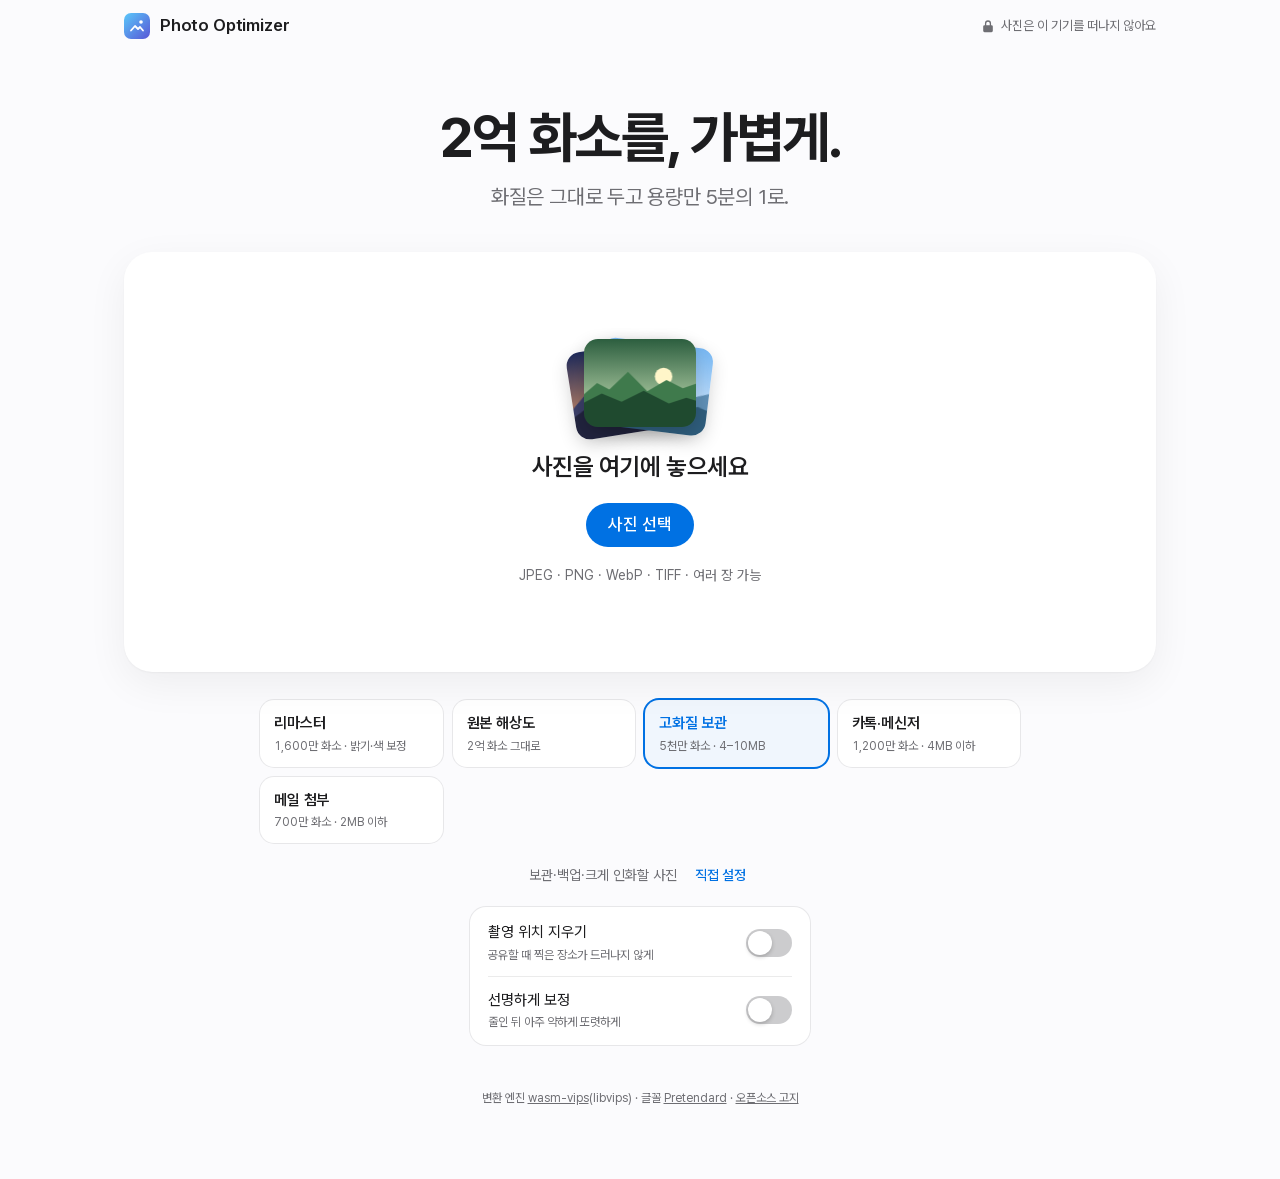
<file: photo_optimizer/docs/index.html>
<!doctype html>
<html lang="ko">
<head>
<meta charset="utf-8">
<meta name="viewport" content="width=device-width, initial-scale=1, viewport-fit=cover">
<meta name="description" content="2억 화소 사진을 눈에 띄는 화질 차이 없이 7MB 안팎으로 줄입니다. 사진은 기기 밖으로 전송되지 않습니다.">
<meta name="theme-color" content="#fbfbfd" media="(prefers-color-scheme: light)">
<meta name="theme-color" content="#000000" media="(prefers-color-scheme: dark)">
<title>Photo Optimizer</title>
<link rel="manifest" href="manifest.webmanifest">
<link rel="icon" href="icons/icon.svg" type="image/svg+xml">
<link rel="icon" href="icons/icon-192.png" type="image/png" sizes="192x192">
<link rel="apple-touch-icon" href="icons/apple-touch-icon.png">
<meta name="apple-mobile-web-app-title" content="Photo Optimizer">
<script>window.coi = { coepCredentialless: () => false };</script>
<script src="sw.js"></script>
<link rel="stylesheet" href="vendor/pretendard/pretendardvariable-dynamic-subset.css">
<!-- 배포할 때 ?v= 를 올리면 브라우저 캐시에 남은 옛 파일과 섞이지 않는다 -->
<link rel="stylesheet" href="style.css?v=25">
</head>
<body data-s="empty">

<header class="nav">
  <div class="brand"><svg width="26" height="26" viewBox="0 0 26 26" aria-hidden="true"><defs><linearGradient id="lg" x1="0" y1="0" x2="1" y2="1"><stop offset="0" stop-color="#5ac8fa"/><stop offset="1" stop-color="#5856d6"/></linearGradient></defs><rect width="26" height="26" rx="7" fill="url(#lg)"/><path d="M7 17.5 11 13l3 3 2-2 3 3.5" fill="none" stroke="#fff" stroke-width="1.8" stroke-linecap="round" stroke-linejoin="round"/><circle cx="17" cy="9" r="1.8" fill="#fff"/></svg>Photo Optimizer</div>
  <div class="lock"><svg viewBox="0 0 16 16" fill="currentColor" aria-hidden="true"><path d="M4.5 7V5a3.5 3.5 0 0 1 7 0v2h.5A1.5 1.5 0 0 1 13.5 8.5v5A1.5 1.5 0 0 1 12 15H4a1.5 1.5 0 0 1-1.5-1.5v-5A1.5 1.5 0 0 1 4 7zm1.5 0h4V5a2 2 0 1 0-4 0z"/></svg><span>사진은 이 기기를 떠나지 않아요</span></div>
</header>

<section class="hero">
  <h1>2억 화소를, 가볍게.</h1>
  <p>화질은 그대로 두고 용량만 5분의 1로.</p>
</section>

<main>
  <div class="warn" id="unsupported" hidden>이 브라우저에서는 쓸 수 없어요. 최신 Chrome·Edge·Safari·Firefox로 열어 주세요. 시크릿 모드에서는 안 될 수 있어요.</div>

  <div class="stage" id="stage">
    <!-- 처음 -->
    <div class="empty" id="drop" role="button" tabindex="0" aria-label="사진 선택">
      <div class="stack" aria-hidden="true"><i></i><i></i><i></i></div>
      <h2>사진을 여기에 놓으세요</h2>
      <span class="btn">사진 선택</span>
      <p class="hint">JPEG · PNG · WebP · TIFF · 여러 장 가능</p>
    </div>

    <!-- 변환 중 -->
    <div class="work" id="work">
      <div class="ph"><img id="workImg" alt=""></div>
      <div class="veil"></div>
      <div class="status" aria-live="polite">
        <div class="name tnum" id="workName"></div>
        <div class="step" id="workStep"></div>
        <div class="detail tnum" id="workDetail"></div>
        <div class="track"><i id="workBar"></i></div>
        <ol class="dots" id="workDots"><li>읽고 줄이기</li><li>화질 찾기</li><li>완료</li></ol>
      </div>
    </div>

    <!-- 완료 -->
    <div class="done" id="done">
      <div class="cmp" id="cmp">
        <img class="full" id="fullImg" alt="">
        <div class="layer"><img id="refImg" alt="원본" draggable="false"></div>
        <div class="layer after"><img id="resImg" alt="결과" draggable="false"></div>
        <div class="bar" aria-hidden="true"><div class="knob"><svg width="18" height="18" viewBox="0 0 18 18" fill="none" stroke="currentColor" stroke-width="1.8" stroke-linecap="round"><path d="M6 5 2 9l4 4M12 5l4 4-4 4"/></svg></div></div>
        <span class="tag l">원본</span><span class="tag r" id="tagRes">결과</span>
        <button class="pillbtn mode" id="modeBtn" type="button">전체 사진</button>
        <div class="zoom" role="group" aria-label="확대">
          <button type="button" id="zoomOut" aria-label="축소">−</button>
          <button type="button" id="zoomLabel" class="tnum" aria-label="화면에 맞추기">맞춤</button>
          <button type="button" id="zoomIn" aria-label="확대">+</button>
        </div>
        <input class="slider" id="slider" type="range" min="2" max="98" value="50" aria-label="원본과 결과 비교 위치">
      </div>
      <div class="facts">
        <div class="ok" id="okLine"></div>
        <div class="big tnum"><span class="from" id="fromMb"></span><span class="to"><span id="toMb"></span><small>MB</small></span></div>
        <div class="saved" id="saved"></div>
        <dl class="tnum" id="factList"></dl>
        <p class="note" id="note" hidden></p>
        <div class="gpshelp" id="gpsHelp" hidden>
          <p>받은 사진에 위치 정보가 없어요. 휴대폰이 사진을 넘길 때 위치를 뺐을 수 있어요.</p>
          <p>위치를 살리려면 사진 앱 대신 파일에서 고르세요: <b>내 파일 → DCIM → Camera</b></p>
          <button class="linkbtn" type="button" id="pickFileBtn">파일에서 다시 고르기</button>
        </div>
        <button class="redo" type="button" id="redoBtn" hidden></button>
        <div class="actions">
          <button class="btn ghost lg" type="button" data-add>사진 추가</button>
          <a class="btn lg" id="saveBtn" download>저장</a>
        </div>
      </div>
    </div>

    <!-- 실패 -->
    <div class="fail" id="fail">
      <svg width="44" height="44" viewBox="0 0 24 24" fill="none" stroke="currentColor" stroke-width="1.6" stroke-linecap="round" aria-hidden="true"><circle cx="12" cy="12" r="9.5"/><path d="M12 7.5v5.5M12 16.5v.01"/></svg>
      <h2 id="failName"></h2>
      <p id="failMsg"></p>
      <button class="btn ghost" type="button" data-add>다른 사진 고르기</button>
    </div>
  </div>

  <div class="strip-wrap" id="stripWrap" hidden>
    <div class="strip" id="strip" role="list"></div>
    <details class="saveall" id="saveAll" hidden>
      <summary>모두 저장 <span class="tnum" id="saveCount"></span> <svg width="10" height="10" viewBox="0 0 10 10" fill="none" stroke="currentColor" stroke-width="1.6" aria-hidden="true"><path d="m2 3.5 3 3 3-3"/></svg></summary>
      <div class="panel">
        <button type="button" class="choice" id="saveEach">
          <svg width="22" height="22" viewBox="0 0 24 24" fill="none" stroke="currentColor" stroke-width="1.7" stroke-linecap="round" stroke-linejoin="round" aria-hidden="true"><rect x="3" y="5" width="13" height="13" rx="2.5"/><path d="M8 2.5h10.5A2.5 2.5 0 0 1 21 5v10.5"/></svg>
          <span><b>각각 저장</b><small class="tnum" id="saveEachSub"></small></span>
        </button>
        <button type="button" class="choice" id="saveZip">
          <svg width="22" height="22" viewBox="0 0 24 24" fill="none" stroke="currentColor" stroke-width="1.7" stroke-linecap="round" stroke-linejoin="round" aria-hidden="true"><path d="M5 3.5h9l5 5v12a1 1 0 0 1-1 1H5a1 1 0 0 1-1-1v-16a1 1 0 0 1 1-1z"/><path d="M10 3.5v2m0 2v2m0 2v2m-1 2h2v3h-2z"/></svg>
          <span><b>ZIP 한 파일로</b><small class="tnum" id="saveZipSub"></small></span>
        </button>
      </div>
    </details>
  </div>

  <div class="controls">
    <div class="presets" id="presets" role="radiogroup" aria-label="용도"></div>
    <div class="preset-line">
      <span id="presetDesc"></span>
      <button type="button" class="linkbtn" id="customBtn" aria-pressed="false">직접 설정</button>
    </div>
    <div class="target" id="customBox" hidden>
      <span class="lab" id="targetLab">목표 용량</span>
      <div class="stepper" role="group" aria-labelledby="targetLab">
        <button type="button" id="minus" aria-label="1MB 줄이기">−</button>
        <label class="val"><input id="targetMb" type="number" inputmode="numeric" min="1" max="47" step="1" value="7" aria-label="목표 용량 MB">MB</label>
        <button type="button" id="plus" aria-label="1MB 늘리기">+</button>
      </div>
      <span class="rng tnum" id="targetRange"></span>
    </div>
    <div class="opts" id="opts" role="group" aria-label="옵션">
      <label class="row"><span>촬영 위치 지우기<small>공유할 때 찍은 장소가 드러나지 않게</small></span><input type="checkbox" class="sw" id="stripGps"></label>
      <label class="row"><span>선명하게 보정<small>줄인 뒤 아주 약하게 또렷하게</small></span><input type="checkbox" class="sw" id="sharpen"></label>
    </div>
  </div>

  <footer>변환 엔진 <a href="https://github.com/kleisauke/wasm-vips">wasm-vips</a>(libvips) · 글꼴 <a href="https://github.com/orioncactus/pretendard">Pretendard</a> · <a href="vendor/wasm-vips/THIRD-PARTY-NOTICES.md">오픈소스 고지</a></footer>
</main>

<!-- 휴대폰: 엄지가 닿는 아래쪽에 주 버튼 -->
<div class="dock" id="dock">
  <div class="in">
    <button class="cta alt" type="button" data-add aria-label="사진 추가" hidden>+</button>
    <button class="cta alt" type="button" id="shareBtn" aria-label="보내기" hidden><svg width="22" height="22" viewBox="0 0 24 24" fill="none" stroke="currentColor" stroke-width="2" stroke-linecap="round" stroke-linejoin="round" aria-hidden="true"><path d="M12 3v12M7.5 7.5 12 3l4.5 4.5"/><path d="M5 12v6.5A1.5 1.5 0 0 0 6.5 20h11a1.5 1.5 0 0 0 1.5-1.5V12"/></svg></button>
    <button class="cta" type="button" id="cta">사진 고르기</button>
  </div>
</div>

<div class="toast" id="toast" role="status" aria-live="polite" hidden></div>
<input type="file" id="pick" accept="image/jpeg,image/png,image/webp,image/tiff" multiple hidden>
<!-- 형식을 정하지 않으면 안드로이드가 사진 선택기(위치를 뺀다) 대신 파일 선택기를 띄운다 -->
<input type="file" id="pickFile" multiple hidden>
<script type="module" src="app.js?v=25"></script>
</body>
</html>
</file>
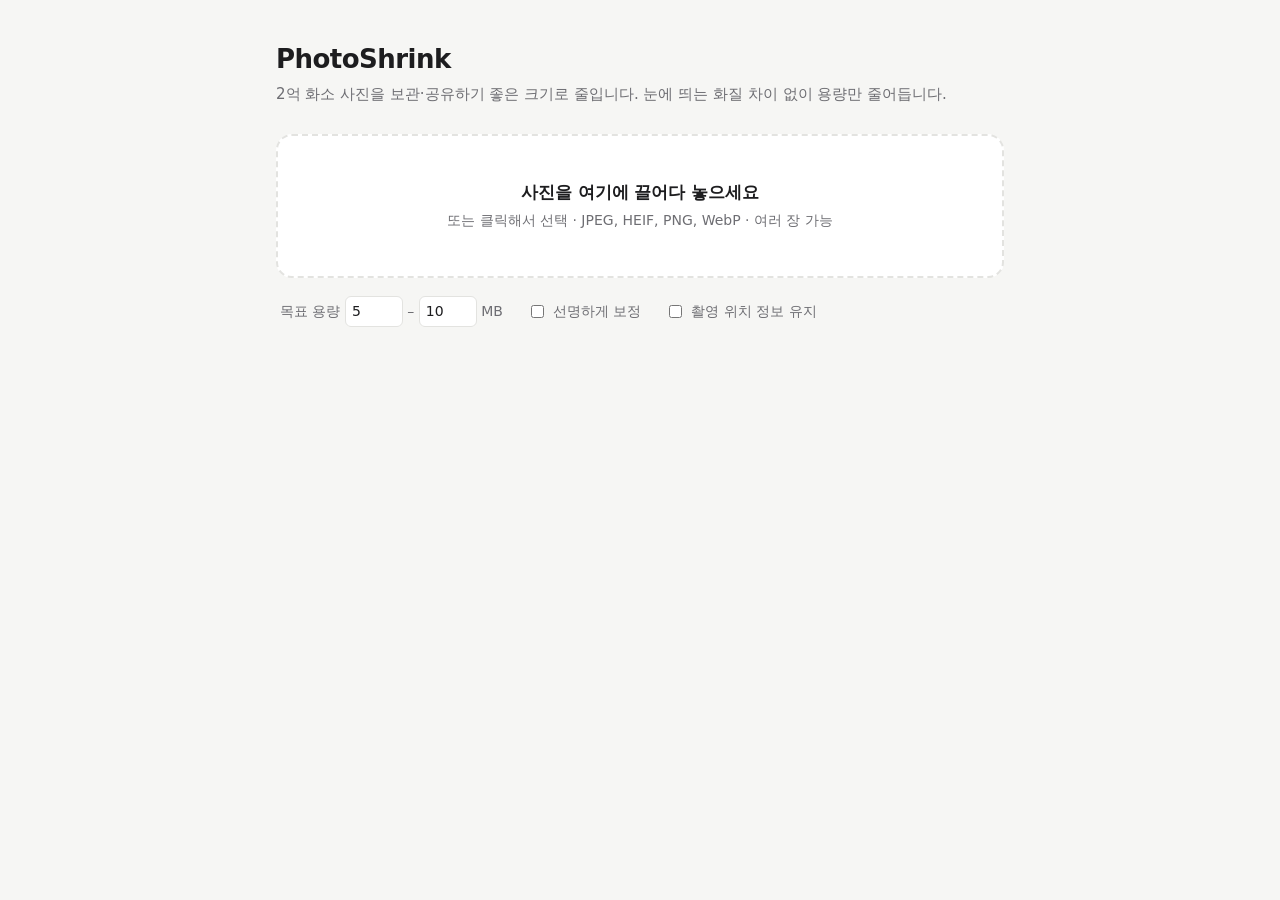
<file: photoshrink/static/index.html>
<!doctype html>
<html lang="ko">
<head>
<meta charset="utf-8">
<meta name="viewport" content="width=device-width, initial-scale=1">
<title>PhotoShrink</title>
<style>
  :root {
    --bg: #f6f6f4; --card: #fff; --text: #1d1d1f; --sub: #6e6e73; --line: #e3e3e0;
    --accent: #0a66d8; --accent-soft: #e8f0fc; --ok: #1f8a4c; --warn: #b26a00; --err: #c62828;
  }
  @media (prefers-color-scheme: dark) {
    :root {
      --bg: #161617; --card: #1f1f21; --text: #f2f2f2; --sub: #9a9aa0; --line: #333336;
      --accent: #5aa0ff; --accent-soft: #1d2a3d; --ok: #4cc283; --warn: #f0a640; --err: #ff6b6b;
    }
  }
  * { box-sizing: border-box; }
  body { margin: 0; background: var(--bg); color: var(--text);
         font: 15px/1.5 "Pretendard", "Malgun Gothic", system-ui, sans-serif; }
  main { max-width: 760px; margin: 0 auto; padding: 40px 16px 64px; }
  h1 { font-size: 26px; margin: 0 0 4px; letter-spacing: -0.02em; }
  .lead { color: var(--sub); margin: 0 0 28px; }
  .drop { border: 2px dashed var(--line); border-radius: 16px; background: var(--card);
          padding: 44px 16px; text-align: center; cursor: pointer; transition: .15s; }
  .drop:hover, .drop.over { border-color: var(--accent); background: var(--accent-soft); }
  .drop strong { display: block; font-size: 17px; margin-bottom: 4px; }
  .drop span { color: var(--sub); font-size: 14px; }
  .opts { display: flex; flex-wrap: wrap; gap: 12px 24px; align-items: center;
          margin: 18px 4px 28px; color: var(--sub); font-size: 14px; }
  .opts input[type=number] { width: 58px; padding: 4px 6px; border: 1px solid var(--line);
          border-radius: 6px; background: var(--card); color: var(--text); font: inherit; }
  .opts label { display: inline-flex; gap: 6px; align-items: center; cursor: pointer; }
  ul { list-style: none; padding: 0; margin: 0; display: grid; gap: 10px; }
  li { background: var(--card); border: 1px solid var(--line); border-radius: 12px; padding: 14px 16px; }
  .row { display: flex; justify-content: space-between; gap: 12px; align-items: center; }
  .name { font-weight: 600; overflow: hidden; text-overflow: ellipsis; white-space: nowrap; }
  .meta { color: var(--sub); font-size: 13px; margin-top: 4px; }
  .meta b { color: var(--text); font-weight: 600; }
  .note { color: var(--warn); font-size: 13px; margin-top: 4px; }
  .err { color: var(--err); font-size: 13px; margin-top: 4px; }
  .bar { height: 4px; background: var(--line); border-radius: 2px; margin-top: 10px; overflow: hidden; }
  .bar i { display: block; height: 100%; width: 0; background: var(--accent); transition: width .2s; }
  .bar.busy i { width: 40%; animation: slide 1.2s infinite ease-in-out; }
  @keyframes slide { from { margin-left: -40%; } to { margin-left: 100%; } }
  a.btn, button.btn { flex: none; border: 0; border-radius: 8px; padding: 7px 14px; font: inherit;
          font-size: 14px; font-weight: 600; background: var(--accent); color: #fff;
          text-decoration: none; cursor: pointer; }
  .all { margin-top: 16px; text-align: right; }
  .hidden { display: none; }
</style>
</head>
<body>
<main>
  <h1>PhotoShrink</h1>
  <p class="lead">2억 화소 사진을 보관·공유하기 좋은 크기로 줄입니다. 눈에 띄는 화질 차이 없이 용량만 줄어듭니다.</p>

  <div class="drop" id="drop">
    <strong>사진을 여기에 끌어다 놓으세요</strong>
    <span>또는 클릭해서 선택 · JPEG, HEIF, PNG, WebP · 여러 장 가능</span>
    <input type="file" id="pick" accept="image/*,.heic,.heif" multiple hidden>
  </div>

  <div class="opts">
    <span>목표 용량
      <input type="number" id="minMb" value="5" min="0.5" max="49" step="0.5"> –
      <input type="number" id="maxMb" value="10" min="1" max="50" step="0.5"> MB</span>
    <label><input type="checkbox" id="sharpen"> 선명하게 보정</label>
    <label><input type="checkbox" id="keepGps"> 촬영 위치 정보 유지</label>
  </div>

  <ul id="list"></ul>
  <div class="all hidden" id="allWrap"><a class="btn" id="allBtn">모두 받기 (ZIP)</a></div>
</main>

<script>
const $ = id => document.getElementById(id);
const drop = $("drop"), pick = $("pick"), list = $("list");
const done = [];
let queue = Promise.resolve();

drop.onclick = () => pick.click();
pick.onchange = () => { addFiles(pick.files); pick.value = ""; };
drop.ondragover = e => { e.preventDefault(); drop.classList.add("over"); };
drop.ondragleave = () => drop.classList.remove("over");
drop.ondrop = e => { e.preventDefault(); drop.classList.remove("over"); addFiles(e.dataTransfer.files); };

const mb = n => (n / 1048576).toFixed(1) + "MB";
const esc = s => s.replace(/[&<>"]/g, c => ({"&":"&amp;","<":"&lt;",">":"&gt;",'"':"&quot;"}[c]));

function addFiles(files) {
  for (const f of files) {
    const li = document.createElement("li");
    li.innerHTML = `<div class="row"><div style="min-width:0">
        <div class="name">${esc(f.name)}</div>
        <div class="meta">${mb(f.size)} · 대기 중</div></div></div>
      <div class="bar"><i></i></div>`;
    list.append(li);
    // 서버 메모리 보호를 위해 한 장씩 순서대로 처리
    queue = queue.then(() => run(f, li));
  }
}

function run(file, li) {
  const meta = li.querySelector(".meta"), bar = li.querySelector(".bar"), fill = bar.firstElementChild;
  const fd = new FormData();
  fd.append("file", file);
  fd.append("min_mb", $("minMb").value);
  fd.append("max_mb", $("maxMb").value);
  fd.append("sharpen", $("sharpen").checked);
  fd.append("keep_gps", $("keepGps").checked);

  return new Promise(resolve => {
    const xhr = new XMLHttpRequest();
    xhr.open("POST", "/api/convert");
    xhr.responseType = "json";
    xhr.upload.onprogress = e => {
      fill.style.width = (e.loaded / e.total * 100) + "%";
      meta.textContent = `${mb(file.size)} · 올리는 중`;
    };
    xhr.upload.onload = () => {
      fill.style.width = ""; bar.classList.add("busy");
      meta.textContent = `${mb(file.size)} · 최적 크기 찾는 중 (20초 내외)`;
    };
    xhr.onload = () => {
      bar.remove();
      const r = xhr.response || {};
      if (xhr.status !== 200) {
        meta.insertAdjacentHTML("afterend", `<div class="err">${esc(r.detail || "변환에 실패했습니다.")}</div>`);
        meta.textContent = mb(file.size);
        return resolve();
      }
      meta.innerHTML = `${r.src_megapixels}MP → <b>${r.megapixels}MP</b> (${r.width}×${r.height}) · `
        + `${r.src_size_mb}MB → <b>${r.size_mb}MB</b> · 품질 ${r.quality} · ${r.saved_pct}% 절감`;
      if (r.note) meta.insertAdjacentHTML("afterend", `<div class="note">${esc(r.note)}</div>`);
      li.firstElementChild.insertAdjacentHTML("beforeend",
        `<a class="btn" href="/api/download/${r.id}" download="${esc(r.filename)}">받기</a>`);
      done.push(r.id);
      $("allWrap").classList.toggle("hidden", done.length < 2);
      $("allBtn").href = "/api/zip?ids=" + done.join(",");
      resolve();
    };
    xhr.onerror = () => {
      bar.remove();
      meta.insertAdjacentHTML("afterend", `<div class="err">서버에 연결할 수 없습니다.</div>`);
      resolve();
    };
    xhr.send(fd);
  });
}
</script>
</body>
</html>
</file>
<file: photo_optimizer/docs/vendor/pretendard/pretendardvariable-dynamic-subset.css>
/*
Copyright (c) 2021 Kil Hyung-jin, with Reserved Font Name Pretendard.
https://github.com/orioncactus/pretendard

This Font Software is licensed under the SIL Open Font License, Version 1.1.
This license is copied below, and is also available with a FAQ at:
http://scripts.sil.org/OFL
*/
/* [0] */
@font-face {
	font-family: 'Pretendard Variable';
	font-style: normal;
	font-display: swap;
	font-weight: 45 920;
	src: url(./woff2-dynamic-subset/PretendardVariable.subset.0.woff2) format('woff2-variations');
	unicode-range: U+f9ca-fa0b, U+ff03-ff05, U+ff07, U+ff0a-ff0b, U+ff0d-ff19, U+ff1b, U+ff1d, U+ff20-ff5b, U+ff5d, U+ffe0-ffe3, U+ffe5-ffe6;
}

/* [1] */
@font-face {
	font-family: 'Pretendard Variable';
	font-style: normal;
	font-display: swap;
	font-weight: 45 920;
	src: url(./woff2-dynamic-subset/PretendardVariable.subset.1.woff2) format('woff2-variations');
	unicode-range: U+d723-d728, U+d72a-d733, U+d735-d748, U+d74a-d74f, U+d752-d753, U+d755-d757, U+d75a-d75f, U+d762-d764, U+d766-d768, U+d76a-d76b, U+d76d-d76f, U+d771-d787, U+d789-d78b, U+d78d-d78f, U+d791-d797, U+d79a, U+d79c, U+d79e-d7a3, U+f900-f909, U+f90b-f92e;
}

/* [2] */
@font-face {
	font-family: 'Pretendard Variable';
	font-style: normal;
	font-display: swap;
	font-weight: 45 920;
	src: url(./woff2-dynamic-subset/PretendardVariable.subset.2.woff2) format('woff2-variations');
	unicode-range: U+d679-d68b, U+d68e-d69e, U+d6a0, U+d6a2-d6a7, U+d6a9-d6c3, U+d6c6-d6c7, U+d6c9-d6cb, U+d6cd-d6d3, U+d6d5-d6d6, U+d6d8-d6e3, U+d6e5-d6e7, U+d6e9-d6fb, U+d6fd-d717, U+d719-d71f, U+d721-d722;
}

/* [3] */
@font-face {
	font-family: 'Pretendard Variable';
	font-style: normal;
	font-display: swap;
	font-weight: 45 920;
	src: url(./woff2-dynamic-subset/PretendardVariable.subset.3.woff2) format('woff2-variations');
	unicode-range: U+d5bc-d5c7, U+d5ca-d5cb, U+d5cd-d5cf, U+d5d1-d5d7, U+d5d9-d5da, U+d5dc, U+d5de-d5e3, U+d5e6-d5e7, U+d5e9-d5eb, U+d5ed-d5f6, U+d5f8, U+d5fa-d5ff, U+d602-d603, U+d605-d607, U+d609-d60f, U+d612-d613, U+d616-d61b, U+d61d-d637, U+d63a-d63b, U+d63d-d63f, U+d641-d647, U+d64a-d64c, U+d64e-d653, U+d656-d657, U+d659-d65b, U+d65d-d666, U+d668, U+d66a-d678;
}

/* [4] */
@font-face {
	font-family: 'Pretendard Variable';
	font-style: normal;
	font-display: swap;
	font-weight: 45 920;
	src: url(./woff2-dynamic-subset/PretendardVariable.subset.4.woff2) format('woff2-variations');
	unicode-range: U+d507, U+d509-d50b, U+d50d-d513, U+d515-d53b, U+d53e-d53f, U+d541-d543, U+d545-d54c, U+d54e, U+d550, U+d552-d557, U+d55a-d55b, U+d55d-d55f, U+d561-d564, U+d566-d567, U+d56a, U+d56c, U+d56e-d573, U+d576-d577, U+d579-d583, U+d585-d586, U+d58a-d5a4, U+d5a6-d5bb;
}

/* [5] */
@font-face {
	font-family: 'Pretendard Variable';
	font-style: normal;
	font-display: swap;
	font-weight: 45 920;
	src: url(./woff2-dynamic-subset/PretendardVariable.subset.5.woff2) format('woff2-variations');
	unicode-range: U+d464-d477, U+d47a-d47b, U+d47d-d47f, U+d481-d487, U+d489-d48a, U+d48c, U+d48e-d4e7, U+d4e9-d503, U+d505-d506;
}

/* [6] */
@font-face {
	font-family: 'Pretendard Variable';
	font-style: normal;
	font-display: swap;
	font-weight: 45 920;
	src: url(./woff2-dynamic-subset/PretendardVariable.subset.6.woff2) format('woff2-variations');
	unicode-range: U+d3bf-d3c7, U+d3ca-d3cf, U+d3d1-d3eb, U+d3ee-d3ef, U+d3f1-d3f3, U+d3f5-d3fb, U+d3fd-d400, U+d402-d45b, U+d45d-d463;
}

/* [7] */
@font-face {
	font-family: 'Pretendard Variable';
	font-style: normal;
	font-display: swap;
	font-weight: 45 920;
	src: url(./woff2-dynamic-subset/PretendardVariable.subset.7.woff2) format('woff2-variations');
	unicode-range: U+d2ff, U+d302-d304, U+d306-d30b, U+d30f, U+d311-d313, U+d315-d31b, U+d31e, U+d322-d324, U+d326-d327, U+d32a-d32b, U+d32d-d32f, U+d331-d337, U+d339-d33c, U+d33e-d37b, U+d37e-d37f, U+d381-d383, U+d385-d38b, U+d38e-d390, U+d392-d397, U+d39a-d39b, U+d39d-d39f, U+d3a1-d3a7, U+d3a9-d3aa, U+d3ac, U+d3ae-d3b3, U+d3b5-d3b7, U+d3b9-d3bb, U+d3bd-d3be;
}

/* [8] */
@font-face {
	font-family: 'Pretendard Variable';
	font-style: normal;
	font-display: swap;
	font-weight: 45 920;
	src: url(./woff2-dynamic-subset/PretendardVariable.subset.8.woff2) format('woff2-variations');
	unicode-range: U+d257-d27f, U+d281-d29b, U+d29d-d29f, U+d2a1-d2ab, U+d2ad-d2b7, U+d2ba-d2bb, U+d2bd-d2bf, U+d2c1-d2c7, U+d2c9-d2ef, U+d2f2-d2f3, U+d2f5-d2f7, U+d2f9-d2fe;
}

/* [9] */
@font-face {
	font-family: 'Pretendard Variable';
	font-style: normal;
	font-display: swap;
	font-weight: 45 920;
	src: url(./woff2-dynamic-subset/PretendardVariable.subset.9.woff2) format('woff2-variations');
	unicode-range: U+d1b4, U+d1b6-d1f3, U+d1f5-d22b, U+d22e-d22f, U+d231-d233, U+d235-d23b, U+d23d-d240, U+d242-d256;
}

/* [10] */
@font-face {
	font-family: 'Pretendard Variable';
	font-style: normal;
	font-display: swap;
	font-weight: 45 920;
	src: url(./woff2-dynamic-subset/PretendardVariable.subset.10.woff2) format('woff2-variations');
	unicode-range: U+d105-d12f, U+d132-d133, U+d135-d137, U+d139-d13f, U+d141-d142, U+d144, U+d146-d14b, U+d14e-d14f, U+d151-d153, U+d155-d15b, U+d15e-d187, U+d189-d19f, U+d1a2-d1a3, U+d1a5-d1a7, U+d1a9-d1af, U+d1b2-d1b3;
}

/* [11] */
@font-face {
	font-family: 'Pretendard Variable';
	font-style: normal;
	font-display: swap;
	font-weight: 45 920;
	src: url(./woff2-dynamic-subset/PretendardVariable.subset.11.woff2) format('woff2-variations');
	unicode-range: U+d04b-d04f, U+d051-d057, U+d059-d06b, U+d06d-d06f, U+d071-d073, U+d075-d07b, U+d07e-d0a3, U+d0a6-d0a7, U+d0a9-d0ab, U+d0ad-d0b3, U+d0b6, U+d0b8, U+d0ba-d0bf, U+d0c2-d0c3, U+d0c5-d0c7, U+d0c9-d0cf, U+d0d2, U+d0d6-d0db, U+d0de-d0df, U+d0e1-d0e3, U+d0e5-d0eb, U+d0ee-d0f0, U+d0f2-d104;
}

/* [12] */
@font-face {
	font-family: 'Pretendard Variable';
	font-style: normal;
	font-display: swap;
	font-weight: 45 920;
	src: url(./woff2-dynamic-subset/PretendardVariable.subset.12.woff2) format('woff2-variations');
	unicode-range: U+cfa2-cfc3, U+cfc5-cfdf, U+cfe2-cfe3, U+cfe5-cfe7, U+cfe9-cff4, U+cff6-cffb, U+cffd-cfff, U+d001-d003, U+d005-d017, U+d019-d033, U+d036-d037, U+d039-d03b, U+d03d-d04a;
}

/* [13] */
@font-face {
	font-family: 'Pretendard Variable';
	font-style: normal;
	font-display: swap;
	font-weight: 45 920;
	src: url(./woff2-dynamic-subset/PretendardVariable.subset.13.woff2) format('woff2-variations');
	unicode-range: U+cef0-cef3, U+cef6, U+cef9-ceff, U+cf01-cf03, U+cf05-cf07, U+cf09-cf0f, U+cf11-cf12, U+cf14-cf1b, U+cf1d-cf1f, U+cf21-cf2f, U+cf31-cf53, U+cf56-cf57, U+cf59-cf5b, U+cf5d-cf63, U+cf66, U+cf68, U+cf6a-cf6f, U+cf71-cf84, U+cf86-cf8b, U+cf8d-cfa1;
}

/* [14] */
@font-face {
	font-family: 'Pretendard Variable';
	font-style: normal;
	font-display: swap;
	font-weight: 45 920;
	src: url(./woff2-dynamic-subset/PretendardVariable.subset.14.woff2) format('woff2-variations');
	unicode-range: U+ce3c-ce57, U+ce5a-ce5b, U+ce5d-ce5f, U+ce61-ce67, U+ce6a, U+ce6c, U+ce6e-ce73, U+ce76-ce77, U+ce79-ce7b, U+ce7d-ce83, U+ce85-ce88, U+ce8a-ce8f, U+ce91-ce93, U+ce95-ce97, U+ce99-ce9f, U+cea2, U+cea4-ceab, U+cead-cee3, U+cee6-cee7, U+cee9-ceeb, U+ceed-ceef;
}

/* [15] */
@font-face {
	font-family: 'Pretendard Variable';
	font-style: normal;
	font-display: swap;
	font-weight: 45 920;
	src: url(./woff2-dynamic-subset/PretendardVariable.subset.15.woff2) format('woff2-variations');
	unicode-range: U+cd92-cd93, U+cd96-cd97, U+cd99-cd9b, U+cd9d-cda3, U+cda6-cda8, U+cdaa-cdaf, U+cdb1-cdc3, U+cdc5-cdcb, U+cdcd-cde7, U+cde9-ce03, U+ce05-ce1f, U+ce22-ce34, U+ce36-ce3b;
}

/* [16] */
@font-face {
	font-family: 'Pretendard Variable';
	font-style: normal;
	font-display: swap;
	font-weight: 45 920;
	src: url(./woff2-dynamic-subset/PretendardVariable.subset.16.woff2) format('woff2-variations');
	unicode-range: U+ccef-cd07, U+cd0a-cd0b, U+cd0d-cd1a, U+cd1c, U+cd1e-cd2b, U+cd2d-cd5b, U+cd5d-cd77, U+cd79-cd91;
}

/* [17] */
@font-face {
	font-family: 'Pretendard Variable';
	font-style: normal;
	font-display: swap;
	font-weight: 45 920;
	src: url(./woff2-dynamic-subset/PretendardVariable.subset.17.woff2) format('woff2-variations');
	unicode-range: U+cc3f-cc43, U+cc46-cc47, U+cc49-cc4b, U+cc4d-cc53, U+cc55-cc58, U+cc5a-cc5f, U+cc61-cc97, U+cc9a-cc9b, U+cc9d-cc9f, U+cca1-cca7, U+ccaa, U+ccac, U+ccae-ccb3, U+ccb6-ccb7, U+ccb9-ccbb, U+ccbd-cccf, U+ccd1-cce3, U+cce5-ccee;
}

/* [18] */
@font-face {
	font-family: 'Pretendard Variable';
	font-style: normal;
	font-display: swap;
	font-weight: 45 920;
	src: url(./woff2-dynamic-subset/PretendardVariable.subset.18.woff2) format('woff2-variations');
	unicode-range: U+cb91-cbd3, U+cbd5-cbe3, U+cbe5-cc0b, U+cc0e-cc0f, U+cc11-cc13, U+cc15-cc1b, U+cc1d-cc20, U+cc23-cc27, U+cc2a-cc2b, U+cc2d, U+cc2f, U+cc31-cc37, U+cc3a, U+cc3c;
}

/* [19] */
@font-face {
	font-family: 'Pretendard Variable';
	font-style: normal;
	font-display: swap;
	font-weight: 45 920;
	src: url(./woff2-dynamic-subset/PretendardVariable.subset.19.woff2) format('woff2-variations');
	unicode-range: U+caf4-cb47, U+cb4a-cb90;
}

/* [20] */
@font-face {
	font-family: 'Pretendard Variable';
	font-style: normal;
	font-display: swap;
	font-weight: 45 920;
	src: url(./woff2-dynamic-subset/PretendardVariable.subset.20.woff2) format('woff2-variations');
	unicode-range: U+ca4a-ca4b, U+ca4e-ca4f, U+ca51-ca53, U+ca55-ca5b, U+ca5d-ca60, U+ca62-ca83, U+ca85-cabb, U+cabe-cabf, U+cac1-cac3, U+cac5-cacb, U+cacd-cad0, U+cad2, U+cad4-cad8, U+cada-caf3;
}

/* [21] */
@font-face {
	font-family: 'Pretendard Variable';
	font-style: normal;
	font-display: swap;
	font-weight: 45 920;
	src: url(./woff2-dynamic-subset/PretendardVariable.subset.21.woff2) format('woff2-variations');
	unicode-range: U+c996-c997, U+c99a-c99c, U+c99e-c9bf, U+c9c2-c9c3, U+c9c5-c9c7, U+c9c9-c9cf, U+c9d2, U+c9d4, U+c9d7-c9d8, U+c9db, U+c9de-c9df, U+c9e1-c9e3, U+c9e5-c9e6, U+c9e8-c9eb, U+c9ee-c9f0, U+c9f2-c9f7, U+c9f9-ca0b, U+ca0d-ca28, U+ca2a-ca49;
}

/* [22] */
@font-face {
	font-family: 'Pretendard Variable';
	font-style: normal;
	font-display: swap;
	font-weight: 45 920;
	src: url(./woff2-dynamic-subset/PretendardVariable.subset.22.woff2) format('woff2-variations');
	unicode-range: U+c8e9-c8f4, U+c8f6-c8fb, U+c8fe-c8ff, U+c901-c903, U+c905-c90b, U+c90e-c910, U+c912-c917, U+c919-c92b, U+c92d-c94f, U+c951-c953, U+c955-c96b, U+c96d-c973, U+c975-c987, U+c98a-c98b, U+c98d-c98f, U+c991-c995;
}

/* [23] */
@font-face {
	font-family: 'Pretendard Variable';
	font-style: normal;
	font-display: swap;
	font-weight: 45 920;
	src: url(./woff2-dynamic-subset/PretendardVariable.subset.23.woff2) format('woff2-variations');
	unicode-range: U+c841-c84b, U+c84d-c86f, U+c872-c873, U+c875-c877, U+c879-c87f, U+c882-c884, U+c887-c88a, U+c88d-c8c3, U+c8c5-c8df, U+c8e1-c8e8;
}

/* [24] */
@font-face {
	font-family: 'Pretendard Variable';
	font-style: normal;
	font-display: swap;
	font-weight: 45 920;
	src: url(./woff2-dynamic-subset/PretendardVariable.subset.24.woff2) format('woff2-variations');
	unicode-range: U+c779-c77b, U+c77e-c782, U+c786, U+c78b, U+c78d, U+c78f, U+c792-c793, U+c795, U+c797, U+c799-c79f, U+c7a2, U+c7a7-c7ab, U+c7ae-c7bb, U+c7bd-c7c0, U+c7c2-c7c7, U+c7c9-c7dc, U+c7de-c7ff, U+c802-c803, U+c805-c807, U+c809, U+c80b-c80f, U+c812, U+c814, U+c817-c81b, U+c81e-c81f, U+c821-c823, U+c825-c82e, U+c830-c837, U+c839-c83b, U+c83d-c840;
}

/* [25] */
@font-face {
	font-family: 'Pretendard Variable';
	font-style: normal;
	font-display: swap;
	font-weight: 45 920;
	src: url(./woff2-dynamic-subset/PretendardVariable.subset.25.woff2) format('woff2-variations');
	unicode-range: U+c6bb-c6bf, U+c6c2, U+c6c4, U+c6c6-c6cb, U+c6ce-c6cf, U+c6d1-c6d3, U+c6d5-c6db, U+c6dd-c6df, U+c6e1-c6e7, U+c6e9-c6eb, U+c6ed-c6ef, U+c6f1-c6f8, U+c6fa-c703, U+c705-c707, U+c709-c70b, U+c70d-c716, U+c718, U+c71a-c71f, U+c722-c723, U+c725-c727, U+c729-c734, U+c736-c73b, U+c73e-c73f, U+c741-c743, U+c745-c74b, U+c74e-c750, U+c752-c757, U+c759-c773, U+c776-c777;
}

/* [26] */
@font-face {
	font-family: 'Pretendard Variable';
	font-style: normal;
	font-display: swap;
	font-weight: 45 920;
	src: url(./woff2-dynamic-subset/PretendardVariable.subset.26.woff2) format('woff2-variations');
	unicode-range: U+c5f5-c5fb, U+c5fe, U+c602-c605, U+c607, U+c609-c60f, U+c611-c61a, U+c61c-c623, U+c626-c627, U+c629-c62b, U+c62d, U+c62f-c632, U+c636, U+c638, U+c63a-c63f, U+c642-c643, U+c645-c647, U+c649-c652, U+c656-c65b, U+c65d-c65f, U+c661-c663, U+c665-c677, U+c679-c67b, U+c67d-c693, U+c696-c697, U+c699-c69b, U+c69d-c6a3, U+c6a6, U+c6a8, U+c6aa-c6af, U+c6b2-c6b3, U+c6b5-c6b7, U+c6b9-c6ba;
}

/* [27] */
@font-face {
	font-family: 'Pretendard Variable';
	font-style: normal;
	font-display: swap;
	font-weight: 45 920;
	src: url(./woff2-dynamic-subset/PretendardVariable.subset.27.woff2) format('woff2-variations');
	unicode-range: U+c517-c527, U+c52a-c52b, U+c52d-c52f, U+c531-c538, U+c53a, U+c53c, U+c53e-c543, U+c546-c547, U+c54b, U+c54d-c552, U+c556, U+c55a-c55b, U+c55d, U+c55f, U+c562-c563, U+c565-c567, U+c569-c56f, U+c572, U+c574, U+c576-c57b, U+c57e-c57f, U+c581-c583, U+c585-c586, U+c588-c58b, U+c58e, U+c590, U+c592-c596, U+c599-c5b3, U+c5b6-c5b7, U+c5ba, U+c5be-c5c3, U+c5ca-c5cb, U+c5cd, U+c5cf, U+c5d2-c5d3, U+c5d5-c5d7, U+c5d9-c5df, U+c5e1-c5e2, U+c5e4, U+c5e6-c5eb, U+c5ef, U+c5f1-c5f3;
}

/* [28] */
@font-face {
	font-family: 'Pretendard Variable';
	font-style: normal;
	font-display: swap;
	font-weight: 45 920;
	src: url(./woff2-dynamic-subset/PretendardVariable.subset.28.woff2) format('woff2-variations');
	unicode-range: U+c475-c4ef, U+c4f2-c4f3, U+c4f5-c4f7, U+c4f9-c4ff, U+c502-c50b, U+c50d-c516;
}

/* [29] */
@font-face {
	font-family: 'Pretendard Variable';
	font-style: normal;
	font-display: swap;
	font-weight: 45 920;
	src: url(./woff2-dynamic-subset/PretendardVariable.subset.29.woff2) format('woff2-variations');
	unicode-range: U+c3d0-c3d7, U+c3da-c3db, U+c3dd-c3de, U+c3e1-c3ec, U+c3ee-c3f3, U+c3f5-c42b, U+c42d-c463, U+c466-c474;
}

/* [30] */
@font-face {
	font-family: 'Pretendard Variable';
	font-style: normal;
	font-display: swap;
	font-weight: 45 920;
	src: url(./woff2-dynamic-subset/PretendardVariable.subset.30.woff2) format('woff2-variations');
	unicode-range: U+c32b-c367, U+c36a-c36b, U+c36d-c36f, U+c371-c377, U+c37a-c37b, U+c37e-c383, U+c385-c387, U+c389-c3cf;
}

/* [31] */
@font-face {
	font-family: 'Pretendard Variable';
	font-style: normal;
	font-display: swap;
	font-weight: 45 920;
	src: url(./woff2-dynamic-subset/PretendardVariable.subset.31.woff2) format('woff2-variations');
	unicode-range: U+c26a-c26b, U+c26d-c26f, U+c271-c273, U+c275-c27b, U+c27e-c287, U+c289-c28f, U+c291-c297, U+c299-c29a, U+c29c-c2a3, U+c2a5-c2a7, U+c2a9-c2ab, U+c2ad-c2b3, U+c2b6, U+c2b8, U+c2ba-c2bb, U+c2bd-c2db, U+c2de-c2df, U+c2e1-c2e2, U+c2e5-c2ea, U+c2ee, U+c2f0, U+c2f2-c2f5, U+c2f7, U+c2fa-c2fb, U+c2fd-c2ff, U+c301-c307, U+c309-c30c, U+c30e-c312, U+c315-c323, U+c325-c328, U+c32a;
}

/* [32] */
@font-face {
	font-family: 'Pretendard Variable';
	font-style: normal;
	font-display: swap;
	font-weight: 45 920;
	src: url(./woff2-dynamic-subset/PretendardVariable.subset.32.woff2) format('woff2-variations');
	unicode-range: U+c1bc-c1c3, U+c1c5-c1df, U+c1e1-c1fb, U+c1fd-c203, U+c205-c20c, U+c20e, U+c210-c217, U+c21a-c21b, U+c21d-c21e, U+c221-c227, U+c229-c22a, U+c22c, U+c22e, U+c230, U+c233-c24f, U+c251-c257, U+c259-c269;
}

/* [33] */
@font-face {
	font-family: 'Pretendard Variable';
	font-style: normal;
	font-display: swap;
	font-weight: 45 920;
	src: url(./woff2-dynamic-subset/PretendardVariable.subset.33.woff2) format('woff2-variations');
	unicode-range: U+c101-c11b, U+c11f, U+c121-c123, U+c125-c12b, U+c12e, U+c132-c137, U+c13a-c13b, U+c13d-c13f, U+c141-c147, U+c14a, U+c14c-c153, U+c155-c157, U+c159-c15b, U+c15d-c166, U+c169-c16f, U+c171-c177, U+c179-c18b, U+c18e-c18f, U+c191-c193, U+c195-c19b, U+c19d-c19e, U+c1a0, U+c1a2-c1a4, U+c1a6-c1bb;
}

/* [34] */
@font-face {
	font-family: 'Pretendard Variable';
	font-style: normal;
	font-display: swap;
	font-weight: 45 920;
	src: url(./woff2-dynamic-subset/PretendardVariable.subset.34.woff2) format('woff2-variations');
	unicode-range: U+c049-c057, U+c059-c05b, U+c05d-c05f, U+c061-c067, U+c069-c08f, U+c091-c0ab, U+c0ae-c0af, U+c0b1-c0b3, U+c0b5, U+c0b7-c0bb, U+c0be, U+c0c2-c0c7, U+c0ca-c0cb, U+c0cd-c0cf, U+c0d1-c0d7, U+c0d9-c0da, U+c0dc, U+c0de-c0e3, U+c0e5-c0eb, U+c0ed-c0f3, U+c0f6, U+c0f8, U+c0fa-c0ff;
}

/* [35] */
@font-face {
	font-family: 'Pretendard Variable';
	font-style: normal;
	font-display: swap;
	font-weight: 45 920;
	src: url(./woff2-dynamic-subset/PretendardVariable.subset.35.woff2) format('woff2-variations');
	unicode-range: U+bfa7-bfaf, U+bfb1-bfc4, U+bfc6-bfcb, U+bfce-bfcf, U+bfd1-bfd3, U+bfd5-bfdb, U+bfdd-c048;
}

/* [36] */
@font-face {
	font-family: 'Pretendard Variable';
	font-style: normal;
	font-display: swap;
	font-weight: 45 920;
	src: url(./woff2-dynamic-subset/PretendardVariable.subset.36.woff2) format('woff2-variations');
	unicode-range: U+bf07, U+bf09-bf3f, U+bf41-bf4f, U+bf52-bf54, U+bf56-bfa6;
}

/* [37] */
@font-face {
	font-family: 'Pretendard Variable';
	font-style: normal;
	font-display: swap;
	font-weight: 45 920;
	src: url(./woff2-dynamic-subset/PretendardVariable.subset.37.woff2) format('woff2-variations');
	unicode-range: U+be56, U+be58, U+be5c-be5f, U+be62-be63, U+be65-be67, U+be69-be74, U+be76-be7b, U+be7e-be7f, U+be81-be8e, U+be90, U+be92-bea7, U+bea9-becf, U+bed2-bed3, U+bed5-bed6, U+bed9-bee3, U+bee6-bf06;
}

/* [38] */
@font-face {
	font-family: 'Pretendard Variable';
	font-style: normal;
	font-display: swap;
	font-weight: 45 920;
	src: url(./woff2-dynamic-subset/PretendardVariable.subset.38.woff2) format('woff2-variations');
	unicode-range: U+bdb0-bdd3, U+bdd5-bdef, U+bdf1-be0b, U+be0d-be0f, U+be11-be13, U+be15-be43, U+be46-be47, U+be49-be4b, U+be4d-be53;
}

/* [39] */
@font-face {
	font-family: 'Pretendard Variable';
	font-style: normal;
	font-display: swap;
	font-weight: 45 920;
	src: url(./woff2-dynamic-subset/PretendardVariable.subset.39.woff2) format('woff2-variations');
	unicode-range: U+bd03, U+bd06, U+bd08, U+bd0a-bd0f, U+bd11-bd22, U+bd25-bd47, U+bd49-bd58, U+bd5a-bd7f, U+bd82-bd83, U+bd85-bd87, U+bd8a-bd8f, U+bd91-bd92, U+bd94, U+bd96-bd98, U+bd9a-bdaf;
}

/* [40] */
@font-face {
	font-family: 'Pretendard Variable';
	font-style: normal;
	font-display: swap;
	font-weight: 45 920;
	src: url(./woff2-dynamic-subset/PretendardVariable.subset.40.woff2) format('woff2-variations');
	unicode-range: U+bc4e-bc83, U+bc86-bc87, U+bc89-bc8b, U+bc8d-bc93, U+bc96, U+bc98, U+bc9b-bc9f, U+bca2-bca3, U+bca5-bca7, U+bca9-bcb2, U+bcb4-bcbb, U+bcbe-bcbf, U+bcc1-bcc3, U+bcc5-bccc, U+bcce-bcd0, U+bcd2-bcd4, U+bcd6-bcf3, U+bcf7, U+bcf9-bcfb, U+bcfd-bd02;
}

/* [41] */
@font-face {
	font-family: 'Pretendard Variable';
	font-style: normal;
	font-display: swap;
	font-weight: 45 920;
	src: url(./woff2-dynamic-subset/PretendardVariable.subset.41.woff2) format('woff2-variations');
	unicode-range: U+bb90-bba3, U+bba5-bbab, U+bbad-bbbf, U+bbc1-bbf7, U+bbfa-bbfb, U+bbfd-bbfe, U+bc01-bc07, U+bc09-bc0a, U+bc0e, U+bc10, U+bc12-bc13, U+bc17, U+bc19-bc1a, U+bc1e, U+bc20-bc23, U+bc26, U+bc28, U+bc2a-bc2c, U+bc2e-bc2f, U+bc32-bc33, U+bc35-bc37, U+bc39-bc3f, U+bc41-bc42, U+bc44, U+bc46-bc48, U+bc4a-bc4d;
}

/* [42] */
@font-face {
	font-family: 'Pretendard Variable';
	font-style: normal;
	font-display: swap;
	font-weight: 45 920;
	src: url(./woff2-dynamic-subset/PretendardVariable.subset.42.woff2) format('woff2-variations');
	unicode-range: U+bae6-bafb, U+bafd-bb17, U+bb19-bb33, U+bb37, U+bb39-bb3a, U+bb3d-bb43, U+bb45-bb46, U+bb48, U+bb4a-bb4f, U+bb51-bb53, U+bb55-bb57, U+bb59-bb62, U+bb64-bb8f;
}

/* [43] */
@font-face {
	font-family: 'Pretendard Variable';
	font-style: normal;
	font-display: swap;
	font-weight: 45 920;
	src: url(./woff2-dynamic-subset/PretendardVariable.subset.43.woff2) format('woff2-variations');
	unicode-range: U+ba30-ba37, U+ba3a-ba3b, U+ba3d-ba3f, U+ba41-ba47, U+ba49-ba4a, U+ba4c, U+ba4e-ba53, U+ba56-ba57, U+ba59-ba5b, U+ba5d-ba63, U+ba65-ba66, U+ba68-ba6f, U+ba71-ba73, U+ba75-ba77, U+ba79-ba84, U+ba86, U+ba88-baa7, U+baaa, U+baad-baaf, U+bab1-bab7, U+baba, U+babc, U+babe-bae5;
}

/* [44] */
@font-face {
	font-family: 'Pretendard Variable';
	font-style: normal;
	font-display: swap;
	font-weight: 45 920;
	src: url(./woff2-dynamic-subset/PretendardVariable.subset.44.woff2) format('woff2-variations');
	unicode-range: U+b96e-b973, U+b976-b977, U+b979-b97b, U+b97d-b983, U+b986, U+b988, U+b98a-b98d, U+b98f-b9ab, U+b9ae-b9af, U+b9b1-b9b3, U+b9b5-b9bb, U+b9be, U+b9c0, U+b9c2-b9c7, U+b9ca-b9cb, U+b9cd, U+b9d2-b9d7, U+b9da, U+b9dc, U+b9df-b9e0, U+b9e2, U+b9e6-b9e7, U+b9e9-b9f3, U+b9f6, U+b9f8, U+b9fb-ba2f;
}

/* [45] */
@font-face {
	font-family: 'Pretendard Variable';
	font-style: normal;
	font-display: swap;
	font-weight: 45 920;
	src: url(./woff2-dynamic-subset/PretendardVariable.subset.45.woff2) format('woff2-variations');
	unicode-range: U+b8bf-b8cb, U+b8cd-b8e0, U+b8e2-b8e7, U+b8ea-b8eb, U+b8ed-b8ef, U+b8f1-b8f7, U+b8fa, U+b8fc, U+b8fe-b903, U+b905-b917, U+b919-b91f, U+b921-b93b, U+b93d-b957, U+b95a-b95b, U+b95d-b95f, U+b961-b967, U+b969-b96c;
}

/* [46] */
@font-face {
	font-family: 'Pretendard Variable';
	font-style: normal;
	font-display: swap;
	font-weight: 45 920;
	src: url(./woff2-dynamic-subset/PretendardVariable.subset.46.woff2) format('woff2-variations');
	unicode-range: U+b80d-b80f, U+b811-b817, U+b81a, U+b81c-b823, U+b826-b827, U+b829-b82b, U+b82d-b833, U+b836, U+b83a-b83f, U+b841-b85b, U+b85e-b85f, U+b861-b863, U+b865-b86b, U+b86e, U+b870, U+b872-b8af, U+b8b1-b8be;
}

/* [47] */
@font-face {
	font-family: 'Pretendard Variable';
	font-style: normal;
	font-display: swap;
	font-weight: 45 920;
	src: url(./woff2-dynamic-subset/PretendardVariable.subset.47.woff2) format('woff2-variations');
	unicode-range: U+b74d-b75f, U+b761-b763, U+b765-b774, U+b776-b77b, U+b77e-b77f, U+b781-b783, U+b785-b78b, U+b78e, U+b792-b796, U+b79a-b79b, U+b79d-b7a7, U+b7aa, U+b7ae-b7b3, U+b7b6-b7c8, U+b7ca-b7eb, U+b7ee-b7ef, U+b7f1-b7f3, U+b7f5-b7fb, U+b7fe, U+b802-b806, U+b80a-b80b;
}

/* [48] */
@font-face {
	font-family: 'Pretendard Variable';
	font-style: normal;
	font-display: swap;
	font-weight: 45 920;
	src: url(./woff2-dynamic-subset/PretendardVariable.subset.48.woff2) format('woff2-variations');
	unicode-range: U+b6a7-b6aa, U+b6ac-b6b0, U+b6b2-b6ef, U+b6f1-b727, U+b72a-b72b, U+b72d-b72e, U+b731-b737, U+b739-b73a, U+b73c-b743, U+b745-b74c;
}

/* [49] */
@font-face {
	font-family: 'Pretendard Variable';
	font-style: normal;
	font-display: swap;
	font-weight: 45 920;
	src: url(./woff2-dynamic-subset/PretendardVariable.subset.49.woff2) format('woff2-variations');
	unicode-range: U+b605-b60f, U+b612-b617, U+b619-b624, U+b626-b69b, U+b69e-b6a3, U+b6a5-b6a6;
}

/* [50] */
@font-face {
	font-family: 'Pretendard Variable';
	font-style: normal;
	font-display: swap;
	font-weight: 45 920;
	src: url(./woff2-dynamic-subset/PretendardVariable.subset.50.woff2) format('woff2-variations');
	unicode-range: U+b55f, U+b562-b583, U+b585-b59f, U+b5a2-b5a3, U+b5a5-b5a7, U+b5a9-b5b2, U+b5b5-b5ba, U+b5bd-b604;
}

/* [51] */
@font-face {
	font-family: 'Pretendard Variable';
	font-style: normal;
	font-display: swap;
	font-weight: 45 920;
	src: url(./woff2-dynamic-subset/PretendardVariable.subset.51.woff2) format('woff2-variations');
	unicode-range: U+b4a5-b4b6, U+b4b8-b4bf, U+b4c1-b4c7, U+b4c9-b4db, U+b4de-b4df, U+b4e1-b4e2, U+b4e5-b4eb, U+b4ee, U+b4f0, U+b4f2-b513, U+b516-b517, U+b519-b51a, U+b51d-b523, U+b526, U+b528, U+b52b-b52f, U+b532-b533, U+b535-b537, U+b539-b53f, U+b541-b544, U+b546-b54b, U+b54d-b54f, U+b551-b55b, U+b55d-b55e;
}

/* [52] */
@font-face {
	font-family: 'Pretendard Variable';
	font-style: normal;
	font-display: swap;
	font-weight: 45 920;
	src: url(./woff2-dynamic-subset/PretendardVariable.subset.52.woff2) format('woff2-variations');
	unicode-range: U+b3f8-b3fb, U+b3fd-b40f, U+b411-b417, U+b419-b41b, U+b41d-b41f, U+b421-b427, U+b42a-b42b, U+b42d-b44f, U+b452-b453, U+b455-b457, U+b459-b45f, U+b462-b464, U+b466-b46b, U+b46d-b47f, U+b481-b4a3;
}

/* [53] */
@font-face {
	font-family: 'Pretendard Variable';
	font-style: normal;
	font-display: swap;
	font-weight: 45 920;
	src: url(./woff2-dynamic-subset/PretendardVariable.subset.53.woff2) format('woff2-variations');
	unicode-range: U+b342-b353, U+b356-b357, U+b359-b35b, U+b35d-b35e, U+b360-b363, U+b366, U+b368, U+b36a-b36d, U+b36f, U+b372-b373, U+b375-b377, U+b379-b37f, U+b381-b382, U+b384, U+b386-b38b, U+b38d-b3c3, U+b3c6-b3c7, U+b3c9-b3ca, U+b3cd-b3d3, U+b3d6, U+b3d8, U+b3da-b3f7;
}

/* [54] */
@font-face {
	font-family: 'Pretendard Variable';
	font-style: normal;
	font-display: swap;
	font-weight: 45 920;
	src: url(./woff2-dynamic-subset/PretendardVariable.subset.54.woff2) format('woff2-variations');
	unicode-range: U+b27c-b283, U+b285-b28f, U+b292-b293, U+b295-b297, U+b29a-b29f, U+b2a1-b2a4, U+b2a7-b2a9, U+b2ab, U+b2ad-b2c7, U+b2ca-b2cb, U+b2cd-b2cf, U+b2d1-b2d7, U+b2da, U+b2dc, U+b2de-b2e3, U+b2e7, U+b2e9-b2ea, U+b2ef-b2f3, U+b2f6, U+b2f8, U+b2fa-b2fb, U+b2fd-b2fe, U+b302-b303, U+b305-b307, U+b309-b30f, U+b312, U+b316-b31b, U+b31d-b341;
}

/* [55] */
@font-face {
	font-family: 'Pretendard Variable';
	font-style: normal;
	font-display: swap;
	font-weight: 45 920;
	src: url(./woff2-dynamic-subset/PretendardVariable.subset.55.woff2) format('woff2-variations');
	unicode-range: U+b1d6-b1e7, U+b1e9-b1fc, U+b1fe-b203, U+b206-b207, U+b209-b20b, U+b20d-b213, U+b216-b21f, U+b221-b257, U+b259-b273, U+b275-b27b;
}

/* [56] */
@font-face {
	font-family: 'Pretendard Variable';
	font-style: normal;
	font-display: swap;
	font-weight: 45 920;
	src: url(./woff2-dynamic-subset/PretendardVariable.subset.56.woff2) format('woff2-variations');
	unicode-range: U+b120-b122, U+b126-b127, U+b129-b12b, U+b12d-b133, U+b136, U+b138, U+b13a-b13f, U+b142-b143, U+b145-b14f, U+b151-b153, U+b156-b157, U+b159-b177, U+b17a-b17b, U+b17d-b17f, U+b181-b187, U+b189-b18c, U+b18e-b191, U+b195-b1a7, U+b1a9-b1cb, U+b1cd-b1d5;
}

/* [57] */
@font-face {
	font-family: 'Pretendard Variable';
	font-style: normal;
	font-display: swap;
	font-weight: 45 920;
	src: url(./woff2-dynamic-subset/PretendardVariable.subset.57.woff2) format('woff2-variations');
	unicode-range: U+b05f-b07b, U+b07e-b07f, U+b081-b083, U+b085-b08b, U+b08d-b097, U+b09b, U+b09d-b09f, U+b0a2-b0a7, U+b0aa, U+b0b0, U+b0b2, U+b0b6-b0b7, U+b0b9-b0bb, U+b0bd-b0c3, U+b0c6-b0c7, U+b0ca-b0cf, U+b0d1-b0df, U+b0e1-b0e4, U+b0e6-b107, U+b10a-b10b, U+b10d-b10f, U+b111-b112, U+b114-b117, U+b119-b11a, U+b11c-b11f;
}

/* [58] */
@font-face {
	font-family: 'Pretendard Variable';
	font-style: normal;
	font-display: swap;
	font-weight: 45 920;
	src: url(./woff2-dynamic-subset/PretendardVariable.subset.58.woff2) format('woff2-variations');
	unicode-range: U+afac-afb7, U+afba-afbb, U+afbd-afbf, U+afc1-afc6, U+afca-afcc, U+afce-afd3, U+afd5-afe7, U+afe9-afef, U+aff1-b00b, U+b00d-b00f, U+b011-b013, U+b015-b01b, U+b01d-b027, U+b029-b043, U+b045-b047, U+b049, U+b04b, U+b04d-b052, U+b055-b056, U+b058-b05c, U+b05e;
}

/* [59] */
@font-face {
	font-family: 'Pretendard Variable';
	font-style: normal;
	font-display: swap;
	font-weight: 45 920;
	src: url(./woff2-dynamic-subset/PretendardVariable.subset.59.woff2) format('woff2-variations');
	unicode-range: U+af03-af07, U+af09-af2b, U+af2e-af33, U+af35-af3b, U+af3e-af40, U+af44-af47, U+af4a-af5c, U+af5e-af63, U+af65-af7f, U+af81-afab;
}

/* [60] */
@font-face {
	font-family: 'Pretendard Variable';
	font-style: normal;
	font-display: swap;
	font-weight: 45 920;
	src: url(./woff2-dynamic-subset/PretendardVariable.subset.60.woff2) format('woff2-variations');
	unicode-range: U+ae56-ae5b, U+ae5e-ae60, U+ae62-ae64, U+ae66-ae67, U+ae69-ae6b, U+ae6d-ae83, U+ae85-aebb, U+aebf, U+aec1-aec3, U+aec5-aecb, U+aece, U+aed0, U+aed2-aed7, U+aed9-aef3, U+aef5-af02;
}

/* [61] */
@font-face {
	font-family: 'Pretendard Variable';
	font-style: normal;
	font-display: swap;
	font-weight: 45 920;
	src: url(./woff2-dynamic-subset/PretendardVariable.subset.61.woff2) format('woff2-variations');
	unicode-range: U+ad9c-ada3, U+ada5-adbf, U+adc1-adc3, U+adc5-adc7, U+adc9-add2, U+add4-addb, U+addd-addf, U+ade1-ade3, U+ade5-adf7, U+adfa-adfb, U+adfd-adff, U+ae02-ae07, U+ae0a, U+ae0c, U+ae0e-ae13, U+ae15-ae2f, U+ae31-ae33, U+ae35-ae37, U+ae39-ae3f, U+ae42, U+ae44, U+ae46-ae49, U+ae4b, U+ae4f, U+ae51-ae53, U+ae55;
}

/* [62] */
@font-face {
	font-family: 'Pretendard Variable';
	font-style: normal;
	font-display: swap;
	font-weight: 45 920;
	src: url(./woff2-dynamic-subset/PretendardVariable.subset.62.woff2) format('woff2-variations');
	unicode-range: U+ace2-ace3, U+ace5-ace6, U+ace9-acef, U+acf2, U+acf4, U+acf7-acfb, U+acfe-acff, U+ad01-ad03, U+ad05-ad0b, U+ad0d-ad10, U+ad12-ad1b, U+ad1d-ad33, U+ad35-ad48, U+ad4a-ad4f, U+ad51-ad6b, U+ad6e-ad6f, U+ad71-ad72, U+ad77-ad7c, U+ad7e, U+ad80, U+ad82-ad87, U+ad89-ad8b, U+ad8d-ad8f, U+ad91-ad9b;
}

/* [63] */
@font-face {
	font-family: 'Pretendard Variable';
	font-style: normal;
	font-display: swap;
	font-weight: 45 920;
	src: url(./woff2-dynamic-subset/PretendardVariable.subset.63.woff2) format('woff2-variations');
	unicode-range: U+ac25-ac2c, U+ac2e, U+ac30, U+ac32-ac37, U+ac39-ac3f, U+ac41-ac4c, U+ac4e-ac6f, U+ac72-ac73, U+ac75-ac76, U+ac79-ac7f, U+ac82, U+ac84-ac88, U+ac8a-ac8b, U+ac8d-ac8f, U+ac91-ac93, U+ac95-ac9b, U+ac9d-ac9e, U+aca1-aca7, U+acab, U+acad-acaf, U+acb1-acb7, U+acba-acbb, U+acbe-acc0, U+acc2-acc3, U+acc5-acdf;
}

/* [64] */
@font-face {
	font-family: 'Pretendard Variable';
	font-style: normal;
	font-display: swap;
	font-weight: 45 920;
	src: url(./woff2-dynamic-subset/PretendardVariable.subset.64.woff2) format('woff2-variations');
	unicode-range: U+99df, U+99ed, U+99f1, U+99ff, U+9a01, U+9a08, U+9a0e-9a0f, U+9a19, U+9a2b, U+9a30, U+9a36-9a37, U+9a40, U+9a43, U+9a45, U+9a4d, U+9a55, U+9a57, U+9a5a-9a5b, U+9a5f, U+9a62, U+9a65, U+9a69-9a6a, U+9aa8, U+9ab8, U+9ad3, U+9ae5, U+9aee, U+9b1a, U+9b27, U+9b2a, U+9b31, U+9b3c, U+9b41-9b45, U+9b4f, U+9b54, U+9b5a, U+9b6f, U+9b8e, U+9b91, U+9b9f, U+9bab, U+9bae, U+9bc9, U+9bd6, U+9be4, U+9be8, U+9c0d, U+9c10, U+9c12, U+9c15, U+9c25, U+9c32, U+9c3b, U+9c47, U+9c49, U+9c57, U+9ce5, U+9ce7, U+9ce9, U+9cf3-9cf4, U+9cf6, U+9d09, U+9d1b, U+9d26, U+9d28, U+9d3b, U+9d51, U+9d5d, U+9d60-9d61, U+9d6c, U+9d72, U+9da9, U+9daf, U+9db4, U+9dc4, U+9dd7, U+9df2, U+9df8-9dfa, U+9e1a, U+9e1e, U+9e75, U+9e79, U+9e7d, U+9e7f, U+9e92-9e93, U+9e97, U+9e9d, U+9e9f, U+9ea5, U+9eb4-9eb5, U+9ebb, U+9ebe, U+9ec3, U+9ecd-9ece, U+9ed4, U+9ed8, U+9edb-9edc, U+9ede, U+9ee8, U+9ef4, U+9f07-9f08, U+9f0e, U+9f13, U+9f20, U+9f3b, U+9f4a-9f4b, U+9f4e, U+9f52, U+9f5f, U+9f61, U+9f67, U+9f6a, U+9f6c, U+9f77, U+9f8d, U+9f90, U+9f95, U+9f9c, U+ac02-ac03, U+ac05-ac06, U+ac09-ac0f, U+ac17-ac18, U+ac1b, U+ac1e-ac1f, U+ac21-ac23;
}

/* [65] */
@font-face {
	font-family: 'Pretendard Variable';
	font-style: normal;
	font-display: swap;
	font-weight: 45 920;
	src: url(./woff2-dynamic-subset/PretendardVariable.subset.65.woff2) format('woff2-variations');
	unicode-range: U+338c-339c, U+339f-33a0, U+33a2-33cb, U+33cf-33d0, U+33d3, U+33d6, U+33d8, U+33db-33dd, U+4e01, U+4e03, U+4e07-4e08, U+4e11, U+4e14-4e15, U+4e18-4e19, U+4e1e, U+4e32, U+4e38-4e39, U+4e42-4e43, U+4e45, U+4e4d-4e4f, U+4e56, U+4e58-4e59, U+4e5d-4e5e, U+4e6b, U+4e6d, U+4e73, U+4e76-4e77, U+4e7e, U+4e82, U+4e86, U+4e88, U+4e8e, U+4e90-4e92, U+4e94-4e95, U+4e98, U+4e9b, U+4e9e, U+4ea1-4ea2, U+4ea4-4ea6, U+4ea8, U+4eab, U+4ead-4eae, U+4eb6, U+4ec0-4ec1, U+4ec4, U+4ec7, U+4ecb, U+4ecd, U+4ed4-4ed5, U+4ed7-4ed9, U+4edd, U+4edf, U+4ee4, U+4ef0, U+4ef2, U+4ef6-4ef7, U+4efb, U+4f01, U+4f09, U+4f0b, U+4f0d-4f11, U+4f2f, U+4f34, U+4f36, U+4f38, U+4f3a, U+4f3c-4f3d;
}

/* [66] */
@font-face {
	font-family: 'Pretendard Variable';
	font-style: normal;
	font-display: swap;
	font-weight: 45 920;
	src: url(./woff2-dynamic-subset/PretendardVariable.subset.66.woff2) format('woff2-variations');
	unicode-range: U+3136, U+3138, U+313a-3140, U+3143-3144, U+3150, U+3152, U+3154-3156, U+3158-315b, U+315d-315f, U+3162, U+3164-318c, U+318e, U+3200-321b, U+3231, U+3239, U+3251-325a, U+3260-327b, U+327e-327f, U+328a-3290, U+3294, U+329e, U+32a5, U+3380-3384, U+3388-338b;
}

/* [67] */
@font-face {
	font-family: 'Pretendard Variable';
	font-style: normal;
	font-display: swap;
	font-weight: 45 920;
	src: url(./woff2-dynamic-subset/PretendardVariable.subset.67.woff2) format('woff2-variations');
	unicode-range: U+2f7d, U+2f7f-2f8b, U+2f8e-2f90, U+2f92-2f97, U+2f99-2fa0, U+2fa2-2fa3, U+2fa5-2fa9, U+2fac-2fb1, U+2fb3-2fbc, U+2fc1-2fca, U+2fcd-2fd4, U+3003, U+3012-3019, U+301c, U+301e-3020, U+3036, U+3041, U+3043, U+3045, U+3047, U+3049, U+304e, U+3050, U+3052, U+3056, U+305a, U+305c, U+305e, U+3062, U+3065, U+306c, U+3070-307d, U+3080, U+3085, U+3087, U+308e, U+3090-3091, U+30a1, U+30a5, U+30a9, U+30ae, U+30b1-30b2, U+30b4, U+30b6, U+30bc-30be, U+30c2, U+30c5, U+30cc, U+30d2, U+30d4, U+30d8-30dd, U+30e4, U+30e6, U+30e8, U+30ee, U+30f0-30f2, U+30f4-30f6, U+3133, U+3135;
}

/* [68] */
@font-face {
	font-family: 'Pretendard Variable';
	font-style: normal;
	font-display: swap;
	font-weight: 45 920;
	src: url(./woff2-dynamic-subset/PretendardVariable.subset.68.woff2) format('woff2-variations');
	unicode-range: U+2541-254b, U+25a4-25a9, U+25b1, U+25b5, U+25b9, U+25bf, U+25c1, U+25c3, U+25c9-25ca, U+25cc, U+25ce, U+25d0-25d1, U+25e6, U+25ef, U+260f, U+261d, U+261f, U+262f, U+2660, U+2664, U+2667-2669, U+266d, U+266f, U+2716, U+271a, U+273d, U+2756, U+2776-277f, U+278a-2793, U+2963, U+2965, U+2ac5-2ac6, U+2acb-2acc, U+2f00, U+2f04, U+2f06, U+2f08, U+2f0a-2f0b, U+2f11-2f12, U+2f14, U+2f17-2f18, U+2f1c-2f1d, U+2f1f-2f20, U+2f23-2f26, U+2f28-2f29, U+2f2b, U+2f2d, U+2f2f-2f32, U+2f38, U+2f3c-2f40, U+2f42-2f4c, U+2f4f-2f52, U+2f54-2f58, U+2f5a-2f66, U+2f69-2f70, U+2f72-2f76, U+2f78, U+2f7a-2f7c;
}

/* [69] */
@font-face {
	font-family: 'Pretendard Variable';
	font-style: normal;
	font-display: swap;
	font-weight: 45 920;
	src: url(./woff2-dynamic-subset/PretendardVariable.subset.69.woff2) format('woff2-variations');
	unicode-range: U+2479-2487, U+249c-24d1, U+24d3-24d7, U+24d9-24e9, U+24eb-24f4, U+2500-2501, U+2503, U+250c-2513, U+2515-2516, U+2518-2540;
}

/* [70] */
@font-face {
	font-family: 'Pretendard Variable';
	font-style: normal;
	font-display: swap;
	font-weight: 45 920;
	src: url(./woff2-dynamic-subset/PretendardVariable.subset.70.woff2) format('woff2-variations');
	unicode-range: U+215b-215e, U+2162-2169, U+2170-2179, U+2195-2199, U+21b0-21b4, U+21bc, U+21c0, U+21c4-21c5, U+21cd, U+21cf-21d4, U+21e0-21e3, U+21e6-21e9, U+2200, U+2202-2203, U+2206-2209, U+220b-220c, U+220f, U+2211, U+2213, U+221a, U+221d-2220, U+2222, U+2225-2227, U+2229-222c, U+222e, U+2234-2237, U+223d, U+2243, U+2245, U+2248, U+2250-2253, U+225a, U+2260-2262, U+2264-2267, U+226a-226b, U+226e-2273, U+2276-2277, U+2279-227b, U+2280-2287, U+228a-228b, U+2295-2297, U+22a3-22a5, U+22bb-22bc, U+22ce-22cf, U+22da-22db, U+22ee-22ef, U+2306, U+2312, U+2314, U+2467-2478;
}

/* [71] */
@font-face {
	font-family: 'Pretendard Variable';
	font-style: normal;
	font-display: swap;
	font-weight: 45 920;
	src: url(./woff2-dynamic-subset/PretendardVariable.subset.71.woff2) format('woff2-variations');
	unicode-range: U+81-82, U+84, U+a2-a5, U+a7-a8, U+aa, U+ac, U+b1-b3, U+b6, U+b8-ba, U+bc-be, U+c0, U+c2, U+c6-cb, U+ce-d0, U+d4, U+d8-d9, U+db-dc, U+de-df, U+e6, U+eb, U+ee-f0, U+f4, U+f7-f9, U+fb, U+fe-ff, U+111, U+126-127, U+132-133, U+138, U+13f-142, U+149-14b, U+152-153, U+166-167, U+2bc, U+2c7, U+2d0, U+2d8-2d9, U+2db-2dd, U+391-394, U+396-3a1, U+3a3-3a9, U+3b2-3b6, U+3b8, U+3bc, U+3be-3c1, U+3c3-3c9, U+2010, U+2015-2016, U+2018-2019, U+201b, U+201f-2021, U+2025, U+2030, U+2033-2036, U+203c, U+203e, U+2042, U+2074, U+207a-207f, U+2081-2084, U+2109, U+2113, U+2116, U+2121, U+2126, U+212b, U+2153-2154;
}

/* [72] */
@font-face {
	font-family: 'Pretendard Variable';
	font-style: normal;
	font-display: swap;
	font-weight: 45 920;
	src: url(./woff2-dynamic-subset/PretendardVariable.subset.72.woff2) format('woff2-variations');
	unicode-range: U+e8, U+2da, U+2160, U+2194, U+3054, U+3058, U+306d, U+3086, U+308d, U+30ac, U+30bb, U+30c4, U+30cd-30ce, U+30e2, U+3132, U+3146, U+3149, U+339d, U+4e3b, U+4f0a, U+4fdd, U+4fe1, U+5409, U+540c, U+5834, U+592a-592b, U+5b9a, U+5dde, U+5e0c, U+5e73, U+5f0f, U+60f3, U+653f, U+661f, U+662f, U+667a, U+683c, U+6b4c, U+6c11, U+767c, U+76ee, U+76f4, U+77f3, U+79d1, U+7a7a, U+7b2c, U+7d22, U+8207, U+8a00, U+8a71, U+9280, U+9580, U+958b, U+96c6, U+9762, U+98df, U+9ed1, U+ac2d, U+adc8, U+add3, U+af48, U+b014, U+b134-b135, U+b158, U+b2aa, U+b35f, U+b6a4, U+b9cf, U+bb63, U+bd23, U+be91, U+c29b, U+c3f4, U+c42c, U+c55c, U+c573, U+c58f, U+c78c, U+c7dd, U+c8f5, U+cad1, U+cc48, U+cf10, U+cf20, U+d03c, U+d07d, U+d2a0, U+d30e, U+d38d, U+d3a8, U+d3c8, U+d5e5, U+d5f9, U+d6e4, U+f90a, U+ff02, U+ff1c;
}

/* [73] */
@font-face {
	font-family: 'Pretendard Variable';
	font-style: normal;
	font-display: swap;
	font-weight: 45 920;
	src: url(./woff2-dynamic-subset/PretendardVariable.subset.73.woff2) format('woff2-variations');
	unicode-range: U+3b1, U+2466, U+25a1, U+25a3, U+261c, U+3008-3009, U+305b, U+305d, U+3069, U+30a7, U+30ba, U+30cf, U+30ef, U+3151, U+3157, U+4e4b, U+4e5f, U+4e8c, U+4eca, U+4ed6, U+4f5b, U+50cf, U+5149, U+5165, U+5171, U+5229, U+529b, U+5316, U+539f, U+53f2, U+571f, U+5728, U+58eb, U+591c, U+5b78, U+5c11, U+5c55, U+5ddd, U+5e02, U+5fb7, U+60c5, U+610f, U+611f, U+6625, U+66f8, U+6797, U+679c, U+682a, U+6d2a, U+706b, U+7406, U+767b, U+76f8, U+77e5, U+7acb, U+898b, U+8a69, U+8def, U+8fd1, U+901a, U+90e8, U+91cd, U+975e, U+ae14, U+ae6c, U+aec0, U+afc7, U+afc9, U+b01c, U+b028, U+b308, U+b311, U+b314, U+b31c, U+b524, U+b560, U+b764, U+b920, U+b9e3, U+bd48, U+be7d, U+c0db, U+c231, U+c270, U+c2e3, U+c37d, U+c3ed, U+c530, U+c6a5, U+c6dc, U+c7a4, U+c954, U+c974, U+d000, U+d565, U+d667, U+d6c5, U+d79d, U+ff1e;
}

/* [74] */
@font-face {
	font-family: 'Pretendard Variable';
	font-style: normal;
	font-display: swap;
	font-weight: 45 920;
	src: url(./woff2-dynamic-subset/PretendardVariable.subset.74.woff2) format('woff2-variations');
	unicode-range: U+131, U+2032, U+2465, U+2642, U+3048, U+3051, U+3083-3084, U+308f, U+30c0, U+30d1, U+30d3, U+30d6, U+30df, U+30e7, U+3153, U+4e16, U+4e8b, U+4ee5, U+5206, U+52a0, U+52d5, U+53e4, U+53ef, U+54c1, U+57ce, U+597d, U+5b8c, U+5ea6, U+5f8c, U+5f97, U+6210, U+6240, U+624b, U+6728, U+6bd4, U+7236, U+7269, U+7279, U+738b, U+7528, U+7530, U+767e, U+798f, U+8005, U+8a18, U+90fd, U+91cc, U+9577, U+9593, U+98a8, U+ac20, U+acf6, U+ad90, U+af5d, U+af80, U+afcd, U+aff0, U+b0a1, U+b0b5, U+b1fd, U+b2fc, U+b380, U+b51b, U+b584, U+b5b3, U+b8fd, U+b93c, U+b9f4, U+bb44, U+bc08, U+bc27, U+bc49, U+be55, U+be64, U+bfb0, U+bfc5, U+c178, U+c21f, U+c314, U+c4f1, U+c58d, U+c664, U+c698, U+c6a7, U+c6c1, U+c9ed, U+cac0, U+cacc, U+cad9, U+ccb5, U+cdcc, U+d0e4, U+d143, U+d320, U+d330, U+d54d, U+ff06, U+ff1f, U+ff5e;
}

/* [75] */
@font-face {
	font-family: 'Pretendard Variable';
	font-style: normal;
	font-display: swap;
	font-weight: 45 920;
	src: url(./woff2-dynamic-subset/PretendardVariable.subset.75.woff2) format('woff2-variations');
	unicode-range: U+b4, U+20a9, U+20ac, U+2190, U+24d8, U+2502, U+2514, U+2592, U+25c7-25c8, U+2663, U+3060, U+3064, U+3081, U+3088, U+30a3, U+30a6, U+30aa, U+30b5, U+30c7, U+30ca-30cb, U+30d0, U+30e3, U+30e5, U+339e, U+4e09, U+4eac, U+4f5c, U+5167-5168, U+516c, U+51fa, U+5408, U+540d, U+591a, U+5b57, U+6211, U+65b9, U+660e, U+6642, U+6700, U+6b63, U+6e2f, U+7063, U+7532, U+793e, U+81ea, U+8272, U+82b1, U+897f, U+8eca, U+91ce, U+ac38, U+ad76, U+ae84, U+aecc, U+b07d, U+b0b1, U+b215, U+b2a0, U+b310, U+b3d7, U+b52a, U+b618, U+b775, U+b797, U+bcd5, U+bd59, U+be80, U+bea8, U+bed1, U+bee4-bee5, U+c060, U+c2ef, U+c329, U+c3dc, U+c597, U+c5bd, U+c5e5, U+c69c, U+c9d6, U+ca29, U+ca5c, U+ca84, U+cc39, U+cc3b, U+ce89, U+cee5, U+cf65, U+cf85, U+d058, U+d145, U+d22d, U+d325, U+d37d, U+d3ad, U+d769, U+ff0c;
}

/* [76] */
@font-face {
	font-family: 'Pretendard Variable';
	font-style: normal;
	font-display: swap;
	font-weight: 45 920;
	src: url(./woff2-dynamic-subset/PretendardVariable.subset.76.woff2) format('woff2-variations');
	unicode-range: U+2161, U+2228, U+2299, U+2464, U+2517, U+2640, U+3042, U+304a, U+3053, U+3061, U+307f, U+3082, U+308c, U+3092, U+30a8, U+30ab, U+30ad, U+30b0, U+30b3, U+30b7, U+30c1, U+30c6, U+30c9, U+30d5, U+30d7, U+30de, U+30e0-30e1, U+30ec-30ed, U+4e0b, U+4e0d, U+4ee3, U+53f0, U+548c, U+5b89, U+5bb6, U+5c0f, U+611b, U+6771, U+6aa2, U+6bcd, U+6c34, U+6cd5, U+6d77, U+767d, U+795e, U+8ecd, U+9999, U+9ad8, U+ac07, U+ac1a, U+ac40, U+ad0c, U+ad88, U+ada4, U+ae01, U+ae65, U+aebd, U+aec4, U+afe8, U+b139, U+b205, U+b383, U+b38c, U+b42c, U+b461, U+b55c, U+b78f, U+b8fb, U+b9f7, U+bafc, U+bc99, U+bed8, U+bfcd, U+c0bf, U+c0f9, U+c167, U+c204, U+c20f, U+c22f, U+c258, U+c298, U+c2bc, U+c388, U+c501, U+c50c, U+c5b9, U+c5ce, U+c641, U+c648, U+c73d, U+ca50, U+ca61, U+cc4c, U+ceac, U+d0d4, U+d5f7, U+d6d7, U+ff1a;
}

/* [77] */
@font-face {
	font-family: 'Pretendard Variable';
	font-style: normal;
	font-display: swap;
	font-weight: 45 920;
	src: url(./woff2-dynamic-subset/PretendardVariable.subset.77.woff2) format('woff2-variations');
	unicode-range: U+2103, U+2463, U+25c6, U+25cb, U+266c, U+3001, U+300a, U+3046, U+304c-304d, U+304f, U+3055, U+3059, U+3063, U+3066-3068, U+306f, U+3089, U+30b8, U+30bf, U+314f, U+4e0a, U+570b, U+5730, U+5916, U+5929, U+5c71, U+5e74, U+5fc3, U+601d, U+6027, U+63d0, U+6709, U+6734, U+751f, U+7684, U+82f1, U+9053, U+91d1, U+97f3, U+ac2f, U+ac4d, U+adc4, U+ade4, U+ae41, U+ae4d-ae4e, U+aed1, U+afb9, U+b0e0, U+b299, U+b365, U+b46c, U+b480, U+b4c8, U+b7b4, U+b819, U+b918, U+baab, U+bab9, U+be8f, U+bed7, U+c0ec, U+c19f, U+c1a5, U+c3d9, U+c464, U+c53d, U+c553, U+c570, U+c5cc, U+c633, U+c6a4, U+c7a3, U+c7a6, U+c886, U+c9d9-c9da, U+c9ec, U+ca0c, U+cc21, U+cd1b, U+cd78, U+cdc4, U+cef8, U+cfe4, U+d0a5, U+d0b5, U+d0ec, U+d15d, U+d188, U+d23c, U+d2ac, U+d729, U+d79b, U+ff01, U+ff08-ff09, U+ff5c;
}

/* [78] */
@font-face {
	font-family: 'Pretendard Variable';
	font-style: normal;
	font-display: swap;
	font-weight: 45 920;
	src: url(./woff2-dynamic-subset/PretendardVariable.subset.78.woff2) format('woff2-variations');
	unicode-range: U+2039-203a, U+223c, U+25b3, U+25b7, U+25bd, U+25cf, U+266a, U+3002, U+300b, U+304b, U+3057, U+305f, U+306a-306b, U+307e, U+308a-308b, U+3093, U+30a2, U+30af, U+30b9, U+30c3, U+30c8, U+30e9-30eb, U+33a1, U+4e00, U+524d, U+5357, U+5b50, U+7121, U+884c, U+9751, U+ac94, U+aebe, U+aecd, U+af08, U+af41, U+af49, U+b010, U+b053, U+b109, U+b11b, U+b128, U+b154, U+b291, U+b2e6, U+b301, U+b385, U+b525, U+b5b4, U+b729, U+b72f, U+b738, U+b7ff, U+b837, U+b975, U+ba67, U+bb47, U+bc1f, U+bd90, U+bfd4, U+c27c, U+c324, U+c379, U+c3e0, U+c465, U+c53b, U+c58c, U+c610, U+c653, U+c6cd, U+c813, U+c82f, U+c999, U+c9e0, U+cac4, U+cad3, U+cbd4, U+cc10, U+cc22, U+ccb8, U+ccbc, U+cda5, U+ce84, U+cea3, U+cf67, U+cfe1, U+d241, U+d30d, U+d31c, U+d391, U+d401, U+d479, U+d5c9, U+d5db, U+d649, U+d6d4;
}

/* [79] */
@font-face {
	font-family: 'Pretendard Variable';
	font-style: normal;
	font-display: swap;
	font-weight: 45 920;
	src: url(./woff2-dynamic-subset/PretendardVariable.subset.79.woff2) format('woff2-variations');
	unicode-range: U+b0, U+e9, U+2193, U+2462, U+260e, U+261e, U+300e-300f, U+3044, U+30a4, U+30fb-30fc, U+314d, U+5973, U+6545, U+6708, U+7537, U+ac89, U+ac9c, U+acc1, U+ad04, U+ad75, U+ad7d, U+ae45, U+ae61, U+af42, U+b0ab, U+b0af, U+b0b3, U+b12c, U+b194, U+b1a8, U+b220, U+b258, U+b284, U+b2ff, U+b315, U+b371, U+b3d4-b3d5, U+b460, U+b527, U+b534, U+b810, U+b818, U+b98e, U+ba55, U+bbac, U+bc0b, U+bc40, U+bca1, U+bccd, U+bd93, U+be54, U+be5a, U+bf08, U+bf50, U+bf55, U+bfdc, U+c0c0, U+c0d0, U+c0f4, U+c100, U+c11e, U+c170, U+c20d, U+c274, U+c290, U+c308, U+c369, U+c539, U+c587, U+c5ff, U+c6ec, U+c70c, U+c7ad, U+c7c8, U+c83c, U+c881, U+cb48, U+cc60, U+ce69, U+ce6b, U+ce75, U+cf04, U+cf08, U+cf55, U+cf70, U+cffc, U+d0b7, U+d1a8, U+d2c8, U+d384, U+d47c, U+d48b, U+d5dd, U+d5e8, U+d720, U+d759, U+f981;
}

/* [80] */
@font-face {
	font-family: 'Pretendard Variable';
	font-style: normal;
	font-display: swap;
	font-weight: 45 920;
	src: url(./woff2-dynamic-subset/PretendardVariable.subset.80.woff2) format('woff2-variations');
	unicode-range: U+e0, U+e2, U+395, U+3b7, U+3ba, U+2460-2461, U+25a0, U+3010-3011, U+306e, U+30f3, U+314a, U+314c, U+5927, U+65b0, U+7e41, U+97d3, U+9ad4, U+ad49, U+ae0b, U+ae0d, U+ae43, U+ae5d, U+aecf, U+af3c, U+af64, U+afd4, U+b080, U+b084, U+b0c5, U+b10c, U+b1e8, U+b2ac, U+b36e, U+b451, U+b515, U+b540, U+b561, U+b6ab, U+b6b1, U+b72c, U+b730, U+b744, U+b800, U+b8ec, U+b8f0, U+b904, U+b968, U+b96d, U+b987, U+b9d9, U+bb36, U+bb49, U+bc2d, U+bc43, U+bcf6, U+bd89, U+be57, U+be61, U+bed4, U+c090, U+c130, U+c148, U+c19c, U+c2f9, U+c36c, U+c37c, U+c384, U+c3df, U+c575, U+c584, U+c660, U+c719, U+c816, U+ca4d, U+ca54, U+cabc, U+cb49, U+cc14, U+cff5, U+d004, U+d038, U+d0b4, U+d0d3, U+d0e0, U+d0ed, U+d131, U+d1b0, U+d31f, U+d33d, U+d3a0, U+d3ab, U+d514, U+d584, U+d6a1, U+d6cc, U+d749, U+d760, U+d799;
}

/* [81] */
@font-face {
	font-family: 'Pretendard Variable';
	font-style: normal;
	font-display: swap;
	font-weight: 45 920;
	src: url(./woff2-dynamic-subset/PretendardVariable.subset.81.woff2) format('woff2-variations');
	unicode-range: U+24, U+60, U+3b9, U+3bb, U+3bd, U+2191, U+2606, U+300c-300d, U+3131, U+3134, U+3139, U+3141-3142, U+3148, U+3161, U+3163, U+321c, U+4eba, U+5317, U+ac31, U+ac77, U+ac9f, U+acb9, U+acf0-acf1, U+acfd, U+ad73, U+af3d, U+b00c, U+b04a, U+b057, U+b0c4, U+b188, U+b1cc, U+b214, U+b2db, U+b2ee, U+b304, U+b4ed, U+b518, U+b5bc, U+b625, U+b69c-b69d, U+b7ac, U+b801, U+b86c, U+b959, U+b95c, U+b985, U+ba48, U+bb58, U+bc0c, U+bc38, U+bc85, U+bc9a, U+bf40, U+c068, U+c0bd, U+c0cc, U+c12f, U+c149, U+c1e0, U+c22b, U+c22d, U+c250, U+c2fc, U+c300, U+c313, U+c370, U+c3d8, U+c557, U+c580, U+c5e3, U+c62e, U+c634, U+c6f0, U+c74d, U+c783, U+c78e, U+c796, U+c7bc, U+c92c, U+ca4c, U+cc1c, U+cc54, U+cc59, U+ce04, U+cf30, U+cfc4, U+d140, U+d321, U+d38c, U+d399, U+d54f, U+d587, U+d5d0, U+d6e8, U+d770;
}

/* [82] */
@font-face {
	font-family: 'Pretendard Variable';
	font-style: normal;
	font-display: swap;
	font-weight: 45 920;
	src: url(./woff2-dynamic-subset/PretendardVariable.subset.82.woff2) format('woff2-variations');
	unicode-range: U+d7, U+ea, U+fc, U+2192, U+25bc, U+3000, U+3137, U+3145, U+315c, U+7f8e, U+ac13, U+ac71, U+ac90, U+acb8, U+ace7, U+ad7f, U+ae50, U+aef4, U+af34, U+afbc, U+b048, U+b09a, U+b0ad, U+b0bc, U+b113, U+b125, U+b141, U+b20c, U+b2d9, U+b2ed, U+b367, U+b369, U+b374, U+b3cb, U+b4ec, U+b611, U+b760, U+b81b, U+b834, U+b8b0, U+b8e1, U+b989, U+b9d1, U+b9e1, U+b9fa, U+ba4d, U+ba78, U+bb35, U+bb54, U+bbf9, U+bc11, U+bcb3, U+bd05, U+bd95, U+bdd4, U+be10, U+bed0, U+bf51, U+c0d8, U+c232, U+c2b7, U+c2eb, U+c378, U+c500, U+c52c, U+c549, U+c568, U+c598, U+c5c9, U+c61b, U+c639, U+c67c, U+c717, U+c78a, U+c80a, U+c90c-c90d, U+c950, U+c9e7, U+cbe4, U+cca9, U+cce4, U+cdb0, U+ce78, U+ce94, U+ce98, U+cf8c, U+d018, U+d034, U+d0f1, U+d1b1, U+d280, U+d2f8, U+d338, U+d380, U+d3b4, U+d610, U+d69f, U+d6fc, U+d758;
}

/* [83] */
@font-face {
	font-family: 'Pretendard Variable';
	font-style: normal;
	font-display: swap;
	font-weight: 45 920;
	src: url(./woff2-dynamic-subset/PretendardVariable.subset.83.woff2) format('woff2-variations');
	unicode-range: U+e7, U+2022, U+203b, U+25c0, U+2605, U+2661, U+3147, U+318d, U+672c, U+8a9e, U+acaa, U+acbc, U+ad1c, U+ae4a, U+ae5c, U+b044, U+b054, U+b0c8-b0c9, U+b2a6, U+b2d0, U+b35c, U+b364, U+b428, U+b454, U+b465, U+b4b7, U+b4e3, U+b51c, U+b5a1, U+b784, U+b790, U+b7ab, U+b7f4, U+b82c, U+b835, U+b8e9, U+b8f8, U+b9d8, U+b9f9, U+ba5c, U+ba64, U+babd, U+bb18, U+bb3b, U+bbff, U+bc0d, U+bc45, U+bc97, U+bcbc, U+be45, U+be75, U+be7c, U+bfcc, U+c0b6, U+c0f7, U+c14b, U+c2b4, U+c30d, U+c4f8, U+c5bb, U+c5d1, U+c5e0, U+c5ee, U+c5fd, U+c606, U+c6c5, U+c6e0, U+c708, U+c81d, U+c820, U+c824, U+c878, U+c918, U+c96c, U+c9e4, U+c9f1, U+cc2e, U+cd09, U+cea1, U+cef5, U+cef7, U+cf64, U+cf69, U+cfe8, U+d035, U+d0ac, U+d230, U+d234, U+d2f4, U+d31d, U+d575, U+d578, U+d608, U+d614, U+d718, U+d751, U+d761, U+d78c, U+d790;
}

/* [84] */
@font-face {
	font-family: 'Pretendard Variable';
	font-style: normal;
	font-display: swap;
	font-weight: 45 920;
	src: url(./woff2-dynamic-subset/PretendardVariable.subset.84.woff2) format('woff2-variations');
	unicode-range: U+2665, U+3160, U+4e2d, U+6587, U+65e5, U+ac12, U+ac14, U+ac16, U+ac81, U+ad34, U+ade0, U+ae54, U+aebc, U+af2c, U+afc0, U+afc8, U+b04c, U+b08c, U+b099, U+b0a9, U+b0ac, U+b0ae, U+b0b8, U+b123, U+b179, U+b2e5, U+b2f7, U+b4c0, U+b531, U+b538, U+b545, U+b550, U+b5a8, U+b6f0, U+b728, U+b73b, U+b7ad, U+b7ed, U+b809, U+b864, U+b86d, U+b871, U+b9bf, U+b9f5, U+ba40, U+ba4b, U+ba58, U+ba87, U+baac, U+bbc0, U+bc16, U+bc34, U+bd07, U+bd99, U+be59, U+bfd0, U+c058, U+c0e4, U+c0f5, U+c12d, U+c139, U+c228, U+c529, U+c5c7, U+c635, U+c637, U+c735, U+c77d, U+c787, U+c789, U+c8c4, U+c989, U+c98c, U+c9d0, U+c9d3, U+cc0c, U+cc99, U+cd0c, U+cd2c, U+cd98, U+cda4, U+ce59, U+ce60, U+ce6d, U+cea0, U+d0d0-d0d1, U+d0d5, U+d14d, U+d1a4, U+d29c, U+d2f1, U+d301, U+d39c, U+d3bc, U+d4e8, U+d540, U+d5ec, U+d640, U+d750;
}

/* [85] */
@font-face {
	font-family: 'Pretendard Variable';
	font-style: normal;
	font-display: swap;
	font-weight: 45 920;
	src: url(./woff2-dynamic-subset/PretendardVariable.subset.85.woff2) format('woff2-variations');
	unicode-range: U+5e, U+25b2, U+25b6, U+314e, U+ac24, U+ace1, U+ace4, U+ae68, U+af2d, U+b0d0, U+b0e5, U+b150, U+b155, U+b193, U+b2c9, U+b2dd, U+b3c8, U+b3fc, U+b410, U+b458, U+b4dd, U+b5a0, U+b5a4, U+b5bb, U+b7b5, U+b838, U+b840, U+b86f, U+b8f9, U+b960, U+b9e5, U+bab8, U+bb50, U+bc1d, U+bc24-bc25, U+bca8, U+bcbd, U+bd04, U+bd10, U+bd24, U+be48, U+be5b, U+be68, U+c05c, U+c12c, U+c140, U+c15c, U+c168, U+c194, U+c219, U+c27d, U+c2a8, U+c2f1, U+c2f8, U+c368, U+c554-c555, U+c559, U+c564, U+c5d8, U+c5fc, U+c625, U+c65c, U+c6b1, U+c728, U+c794, U+c84c, U+c88c, U+c8e0, U+c8fd, U+c998, U+c9dd, U+cc0d, U+cc30, U+ceec, U+cf13, U+cf1c, U+cf5c, U+d050, U+d07c, U+d0a8, U+d134, U+d138, U+d154, U+d1f4, U+d2bc, U+d329, U+d32c, U+d3d0, U+d3f4, U+d3fc, U+d56b, U+d5cc, U+d600-d601, U+d639, U+d6c8, U+d754, U+d765;
}

/* [86] */
@font-face {
	font-family: 'Pretendard Variable';
	font-style: normal;
	font-display: swap;
	font-weight: 45 920;
	src: url(./woff2-dynamic-subset/PretendardVariable.subset.86.woff2) format('woff2-variations');
	unicode-range: U+3c-3d, U+2026, U+24d2, U+314b, U+ac11, U+acf3, U+ad74, U+ad81, U+adf9, U+ae34, U+af43, U+afb8, U+b05d, U+b07c, U+b110, U+b118, U+b17c, U+b180, U+b18d, U+b192, U+b2cc, U+b355, U+b378, U+b4a4, U+b4ef, U+b78d, U+b799, U+b7a9, U+b7fd, U+b807, U+b80c, U+b839, U+b9b4, U+b9db, U+ba3c, U+bab0, U+bba4, U+bc94, U+be4c, U+c154, U+c1c4, U+c26c, U+c2ac, U+c2ed, U+c4f4, U+c55e, U+c561, U+c571, U+c5b5, U+c5c4, U+c654-c655, U+c695, U+c6e8, U+c6f9, U+c724, U+c751, U+c775, U+c7a0, U+c7c1, U+c874, U+c880, U+c9d5, U+c9f8, U+cabd, U+cc29, U+cc2c, U+cca8, U+ccab, U+ccd0, U+ce21, U+ce35, U+ce7c, U+ce90, U+cee8, U+cef4, U+cfe0, U+d070, U+d0b9, U+d0c1, U+d0c4, U+d0c8, U+d15c, U+d1a1, U+d2c0, U+d300, U+d314, U+d3ed, U+d478, U+d480, U+d48d, U+d508, U+d53d, U+d5e4, U+d611, U+d61c, U+d68d, U+d6a8, U+d798;
}

/* [87] */
@font-face {
	font-family: 'Pretendard Variable';
	font-style: normal;
	font-display: swap;
	font-weight: 45 920;
	src: url(./woff2-dynamic-subset/PretendardVariable.subset.87.woff2) format('woff2-variations');
	unicode-range: U+23, U+25, U+5f, U+a9, U+ac08, U+ac78, U+aca8, U+acac, U+ace8, U+ad70, U+adc0, U+addc, U+b137, U+b140, U+b208, U+b290, U+b2f5, U+b3c5, U+b3cc, U+b420, U+b429, U+b529, U+b530, U+b77d, U+b79c, U+b7a8, U+b7c9, U+b7f0, U+b7fc, U+b828, U+b860, U+b9ad, U+b9c1, U+b9c9, U+b9dd-b9de, U+b9e8, U+ba38-ba39, U+babb, U+bc00, U+bc8c, U+bca0, U+bca4, U+bcd1, U+bcfc, U+bd09, U+bdf0, U+be60, U+c0ad, U+c0b4, U+c0bc, U+c190, U+c1fc, U+c220, U+c288, U+c2b9, U+c2f6, U+c528, U+c545, U+c558, U+c5bc, U+c5d4, U+c600, U+c644, U+c6c0, U+c6c3, U+c721, U+c798, U+c7a1, U+c811, U+c838, U+c871, U+c904, U+c990, U+c9dc, U+cc38, U+cc44, U+cca0, U+cd1d, U+cd95, U+cda9, U+ce5c, U+cf00, U+cf58, U+d150, U+d22c, U+d305, U+d328, U+d37c, U+d3f0, U+d551, U+d5a5, U+d5c8, U+d5d8, U+d63c, U+d64d, U+d669, U+d734, U+d76c;
}

/* [88] */
@font-face {
	font-family: 'Pretendard Variable';
	font-style: normal;
	font-display: swap;
	font-weight: 45 920;
	src: url(./woff2-dynamic-subset/PretendardVariable.subset.88.woff2) format('woff2-variations');
	unicode-range: U+26, U+2b, U+3e, U+40, U+7e, U+ac01, U+ac19, U+ac1d, U+aca0, U+aca9, U+acb0, U+ad8c, U+ae09, U+ae38, U+ae40, U+aed8, U+b09c, U+b0a0, U+b108, U+b204, U+b298, U+b2d8, U+b2eb-b2ec, U+b2f4, U+b313, U+b358, U+b450, U+b4e0, U+b54c, U+b610, U+b780, U+b78c, U+b791, U+b8e8, U+b958, U+b974, U+b984, U+b9b0, U+b9bc-b9bd, U+b9ce, U+ba70, U+bbfc, U+bc0f, U+bc15, U+bc1b, U+bc31, U+bc95, U+bcc0, U+bcc4, U+bd81, U+bd88, U+c0c8, U+c11d, U+c13c, U+c158, U+c18d, U+c1a1, U+c21c, U+c4f0, U+c54a, U+c560, U+c5b8, U+c5c8, U+c5f4, U+c628, U+c62c, U+c678, U+c6cc, U+c808, U+c810, U+c885, U+c88b, U+c900, U+c988, U+c99d, U+c9c8, U+cc3d-cc3e, U+cc45, U+cd08, U+ce20, U+cee4, U+d074, U+d0a4, U+d0dd, U+d2b9, U+d3b8, U+d3c9, U+d488, U+d544, U+d559, U+d56d, U+d588, U+d615, U+d648, U+d655, U+d658, U+d65c;
}

/* [89] */
@font-face {
	font-family: 'Pretendard Variable';
	font-style: normal;
	font-display: swap;
	font-weight: 45 920;
	src: url(./woff2-dynamic-subset/PretendardVariable.subset.89.woff2) format('woff2-variations');
	unicode-range: U+d, U+7c, U+ac10, U+ac15, U+ac74, U+ac80, U+ac83, U+acc4, U+ad11, U+ad50, U+ad6d, U+adfc, U+ae00, U+ae08, U+ae4c, U+b0a8, U+b124, U+b144, U+b178, U+b274, U+b2a5, U+b2e8, U+b2f9, U+b354, U+b370, U+b418, U+b41c, U+b4f1, U+b514, U+b798, U+b808, U+b824-b825, U+b8cc, U+b978, U+b9d0, U+b9e4, U+baa9, U+bb3c, U+bc18, U+bc1c, U+bc30, U+bc84, U+bcf5, U+bcf8, U+bd84, U+be0c, U+be14, U+c0b0, U+c0c9, U+c0dd, U+c124, U+c2dd, U+c2e4, U+c2ec, U+c54c, U+c57c-c57d, U+c591, U+c5c5-c5c6, U+c5ed, U+c608, U+c640, U+c6b8, U+c6d4, U+c784, U+c7ac, U+c800-c801, U+c9c1, U+c9d1, U+cc28, U+cc98, U+cc9c, U+ccad, U+cd5c, U+cd94, U+cd9c, U+cde8, U+ce68, U+cf54, U+d0dc, U+d14c, U+d1a0, U+d1b5, U+d2f0, U+d30c, U+d310, U+d398, U+d45c, U+d50c, U+d53c, U+d560, U+d568, U+d589, U+d604, U+d6c4, U+d788;
}

/* [90] */
@font-face {
	font-family: 'Pretendard Variable';
	font-style: normal;
	font-display: swap;
	font-weight: 45 920;
	src: url(./woff2-dynamic-subset/PretendardVariable.subset.90.woff2) format('woff2-variations');
	unicode-range: U+ac04, U+ac1c, U+ac70, U+ac8c, U+acbd, U+acf5, U+acfc, U+ad00, U+ad6c, U+adf8, U+b098, U+b0b4, U+b294, U+b2c8, U+b300, U+b3c4, U+b3d9, U+b4dc, U+b4e4, U+b77c, U+b7ec, U+b85d, U+b97c, U+b9c8, U+b9cc, U+ba54, U+ba74, U+ba85, U+baa8, U+bb34, U+bb38, U+bbf8, U+bc14, U+bc29, U+bc88, U+bcf4, U+bd80, U+be44, U+c0c1, U+c11c, U+c120, U+c131, U+c138, U+c18c, U+c218, U+c2b5, U+c2e0, U+c544, U+c548, U+c5b4, U+c5d0, U+c5ec, U+c5f0, U+c601, U+c624, U+c694, U+c6a9, U+c6b0, U+c6b4, U+c6d0, U+c704, U+c720, U+c73c, U+c740, U+c744, U+c74c, U+c758, U+c77c, U+c785, U+c788, U+c790-c791, U+c7a5, U+c804, U+c815, U+c81c, U+c870, U+c8fc, U+c911, U+c9c4, U+ccb4, U+ce58, U+ce74, U+d06c, U+d0c0, U+d130, U+d2b8, U+d3ec, U+d504, U+d55c, U+d569, U+d574, U+d638, U+d654, U+d68c;
}

/* [91] */
@font-face {
	font-family: 'Pretendard Variable';
	font-style: normal;
	font-display: swap;
	font-weight: 45 920;
	src: url(./woff2-dynamic-subset/PretendardVariable.subset.91.woff2) format('woff2-variations');
	unicode-range: U+20-22, U+27-2a, U+2c-39, U+3a-3b, U+3f, U+41-4e, U+4f-5d, U+61-7b, U+7d, U+a0-a1, U+ab, U+ad-ae, U+b7, U+bb, U+bf, U+2013-2014, U+201c-201d, U+2122, U+ac00, U+ace0, U+ae30, U+b2e4, U+b85c, U+b9ac, U+c0ac, U+c2a4, U+c2dc, U+c774, U+c778, U+c9c0, U+d558;
}
</file>
<file: photo_optimizer/docs/style.css>
:root {
  --bg: #fbfbfd; --card: #fff; --ink: #1d1d1f; --sub: #6e6e73; --line: rgba(0,0,0,.08); --fill: rgba(0,0,0,.05);
  --blue: #0071e3; --blue-hover: #0077ed; --blue-soft: rgba(0,113,227,.08); --green: #1d8a3a; --orange: #b25d00; --red: #d70015;
  --shadow: 0 1px 2px rgba(0,0,0,.04), 0 12px 40px rgba(0,0,0,.06);
  --font: "Pretendard Variable", Pretendard, -apple-system, "SF Pro Text", "Apple SD Gothic Neo", "Malgun Gothic", system-ui, sans-serif;
  color-scheme: light;
}
@media (prefers-color-scheme: dark) {
  :root {
    --bg: #000; --card: #1c1c1e; --ink: #f5f5f7; --sub: #98989d; --line: rgba(255,255,255,.1); --fill: rgba(255,255,255,.08);
    --blue: #0a84ff; --blue-hover: #409cff; --blue-soft: rgba(10,132,255,.16); --green: #30d158; --orange: #ff9f0a; --red: #ff453a;
    --shadow: 0 0 0 1px rgba(255,255,255,.06);
    color-scheme: dark;
  }
}

* { box-sizing: border-box; margin: 0; }
html { -webkit-text-size-adjust: 100%; }
body { background: var(--bg); color: var(--ink); font: 400 15px/1.5 var(--font); -webkit-font-smoothing: antialiased; }
button, input { font: inherit; color: inherit; }
button { cursor: pointer; border: 0; background: none; }
a { color: inherit; }
img { display: block; }
[hidden] { display: none !important; }
.tnum { font-variant-numeric: tabular-nums; }
:focus-visible { outline: 3px solid color-mix(in srgb, var(--blue) 55%, transparent); outline-offset: 2px; }

/* ---------- 머리 ---------- */
.nav { height: 52px; max-width: 1080px; margin: 0 auto; padding: 0 24px; display: flex; align-items: center; justify-content: space-between; gap: 16px; }
.brand { display: flex; align-items: center; gap: 10px; font-weight: 600; font-size: 17px; letter-spacing: -.01em; white-space: nowrap; }
.lock { display: inline-flex; align-items: center; gap: 6px; font-size: 13px; color: var(--sub); }
.lock svg { width: 14px; height: 14px; flex: none; }
.hero { text-align: center; padding: 56px 24px 40px; }
.hero h1 { font-size: clamp(36px, 6vw, 56px); line-height: 1.07; font-weight: 700; letter-spacing: -.035em; }
.hero p { margin-top: 14px; font-size: clamp(17px, 2.2vw, 21px); line-height: 1.45; color: var(--sub); letter-spacing: -.01em; }
main { max-width: 1080px; margin: 0 auto; padding: 0 24px 72px; }
.warn { margin-bottom: 16px; padding: 14px 18px; border-radius: 14px; background: color-mix(in srgb, var(--red) 10%, transparent); color: var(--red); font-size: 14px; }

/* ---------- 버튼 ---------- */
.btn { display: inline-flex; align-items: center; justify-content: center; gap: 8px; height: 44px; padding: 0 22px; border-radius: 980px;
       background: var(--blue); color: #fff; font-size: 17px; font-weight: 500; letter-spacing: -.01em; text-decoration: none; white-space: nowrap;
       transition: background .15s, transform .1s; cursor: pointer; }
.btn:hover { background: var(--blue-hover); }
.btn:active { transform: scale(.97); }
.btn.ghost { background: var(--blue-soft); color: var(--blue); }
.btn.lg { height: 52px; padding: 0 28px; }
.pillbtn { height: 32px; padding: 0 12px; border-radius: 980px; font-size: 13px; font-weight: 500; color: #fff;
           background: rgba(0,0,0,.5); -webkit-backdrop-filter: blur(8px); backdrop-filter: blur(8px); }

/* ---------- 무대 ---------- */
.stage { position: relative; border-radius: 28px; background: var(--card); box-shadow: var(--shadow); overflow: hidden; }
.empty, .work, .done, .fail { display: none; }
body[data-s="empty"] .empty { display: flex; }
body[data-s="work"] .work { display: block; }
body[data-s="done"] .done { display: grid; }
body[data-s="fail"] .fail { display: flex; }

.empty { height: 420px; flex-direction: column; align-items: center; justify-content: center; gap: 18px; padding: 24px; text-align: center; cursor: pointer; transition: background .2s; }
.empty:hover, .empty.over { background: color-mix(in srgb, var(--blue) 5%, var(--card)); }
.empty h2 { font-size: 24px; font-weight: 600; letter-spacing: -.02em; }
.hint { font-size: 14px; color: var(--sub); }
kbd { font: 500 12px var(--font); padding: 1px 6px; border-radius: 5px; background: var(--fill); border: 1px solid var(--line); }
.stack { width: 112px; height: 88px; position: relative; margin-bottom: 4px; }
.stack i { position: absolute; inset: 0; border-radius: 14px; box-shadow: 0 6px 18px rgba(0,0,0,.16); transition: transform .35s cubic-bezier(.2,.8,.2,1);
           background-size: cover; background-position: center; }
.stack i:nth-child(1) { transform: rotate(-9deg) translate(-14px, 4px); background-image: var(--ph1); }
.stack i:nth-child(2) { transform: rotate(7deg) translate(14px, 2px); background-image: var(--ph2); }
.stack i:nth-child(3) { background-image: var(--ph3); }
.empty:hover .stack i:nth-child(1), .empty.over .stack i:nth-child(1) { transform: rotate(-14deg) translate(-26px, 2px); }
.empty:hover .stack i:nth-child(2), .empty.over .stack i:nth-child(2) { transform: rotate(12deg) translate(26px, 0); }
.empty.over .stack i:nth-child(3) { transform: translateY(-6px); }

/* 변환 중 */
.work { height: 420px; position: relative; background: #111; }
.work .ph { position: absolute; inset: 0; overflow: hidden;
            background: linear-gradient(110deg, #1f2430 30%, #2c3342 50%, #1f2430 70%) 0 0 / 300% 100%; animation: shimmer 2.4s linear infinite; }
.work .ph img { width: 100%; height: 100%; object-fit: cover; opacity: 0; filter: blur(22px) saturate(1.1); transform: scale(1.08);
                transition: opacity .8s, filter 1.4s, transform 1.4s; }
.work .ph img.in { opacity: 1; filter: blur(8px) saturate(1.05); transform: scale(1.03); }
@keyframes shimmer { to { background-position: -300% 0; } }
.work .veil { position: absolute; inset: 0; background: linear-gradient(to top, rgba(0,0,0,.62), rgba(0,0,0,0) 60%); }
.work .status { position: absolute; left: 32px; right: 32px; bottom: 28px; color: #fff; }
.work .name { font-size: 14px; opacity: .75; overflow: hidden; text-overflow: ellipsis; white-space: nowrap; }
.work .step { font-size: 28px; font-weight: 600; letter-spacing: -.02em; margin-top: 4px; }
.work .detail { font-size: 15px; opacity: .8; margin-top: 2px; min-height: 22px; }
.track { height: 4px; border-radius: 2px; background: rgba(255,255,255,.25); margin-top: 18px; overflow: hidden; }
.track i { display: block; height: 100%; width: 0; background: #fff; border-radius: 2px; transition: width .6s cubic-bezier(.2,.8,.2,1); }
.dots { display: flex; gap: 20px; list-style: none; padding: 0; margin-top: 12px; font-size: 13px; }
.dots li { opacity: .45; display: flex; align-items: center; gap: 6px; transition: opacity .3s; }
.dots li::before { content: ""; width: 6px; height: 6px; border-radius: 50%; background: currentColor; }
.dots li.on { opacity: 1; font-weight: 600; }
.dots li.ok { opacity: .8; }

/* 완료 */
.done { grid-template-columns: 1.55fr 1fr; min-height: 440px; }
.cmp { position: relative; overflow: hidden; background: #000; min-height: 440px; --x: 50%; }
.cmp { touch-action: pan-y; user-select: none; -webkit-user-select: none; cursor: ew-resize; }
.cmp.zoomed { touch-action: none; cursor: grab; }
.cmp.panning { cursor: grabbing; }
.cmp .full { position: absolute; inset: 0; width: 100%; height: 100%; object-fit: contain; display: none; }
.cmp .layer { position: absolute; inset: 0; overflow: hidden; }
/* 두 장을 똑같이 옮기고 키운다. 자르기(clip-path)는 확대되지 않는 바깥 상자에 걸어 경계선이 화면 기준에 머문다 */
.cmp .layer img { position: absolute; left: 0; top: 0; max-width: none; transform-origin: 0 0; will-change: transform; }
.cmp.pixel .layer img { image-rendering: pixelated; }
.cmp .after { clip-path: inset(0 0 0 var(--x)); }
.cmp .bar { position: absolute; top: 0; bottom: 0; left: var(--x); width: 2px; margin-left: -1px; background: #fff; box-shadow: 0 0 12px rgba(0,0,0,.4); pointer-events: none; }
.cmp .knob { position: absolute; top: 50%; left: 50%; width: 40px; height: 40px; margin: -20px; border-radius: 50%; background: #fff; color: #1d1d1f;
             box-shadow: 0 2px 10px rgba(0,0,0,.3); display: grid; place-items: center; }
/* 슬라이더는 키보드용(Tab으로 가서 ←/→). 마우스·터치는 app.js가 직접 처리한다 */
.cmp .slider { position: absolute; left: 0; bottom: 0; width: 1px; height: 1px; opacity: 0; pointer-events: none; }
.cmp .zoom { position: absolute; right: 16px; bottom: 16px; z-index: 2; display: flex; align-items: center; height: 36px; padding: 2px; border-radius: 980px;
             background: rgba(0,0,0,.5); -webkit-backdrop-filter: blur(8px); backdrop-filter: blur(8px); color: #fff; }
.cmp .zoom button { height: 32px; min-width: 32px; border-radius: 980px; font-size: 18px; line-height: 1; display: grid; place-items: center; color: #fff; }
.cmp .zoom button:hover:not(:disabled) { background: rgba(255,255,255,.18); }
.cmp .zoom button:disabled { opacity: .35; cursor: default; }
.cmp .zoom #zoomLabel { min-width: 52px; padding: 0 8px; font-size: 13px; font-weight: 600; }
.cmp .slider:focus-visible ~ .bar .knob, .cmp:has(.slider:focus-visible) .knob { outline: 3px solid var(--blue); outline-offset: 2px; }
.cmp .tag { position: absolute; top: 16px; padding: 5px 10px; border-radius: 980px; font-size: 12px; font-weight: 600; color: #fff;
            background: rgba(0,0,0,.5); -webkit-backdrop-filter: blur(8px); backdrop-filter: blur(8px); pointer-events: none; z-index: 1; }
.cmp .tag.l { left: 16px; } .cmp .tag.r { right: 16px; }
.cmp .mode { position: absolute; left: 16px; bottom: 16px; z-index: 2; }
.cmp.whole .full { display: block; }
.cmp.whole { cursor: default; touch-action: auto; }
.cmp.whole .layer, .cmp.whole .bar, .cmp.whole .slider, .cmp.whole .tag, .cmp.whole .zoom { display: none; }
.cmp.noviews .layer, .cmp.noviews .bar, .cmp.noviews .slider, .cmp.noviews .tag, .cmp.noviews .mode, .cmp.noviews .zoom { display: none; }
.cmp.noviews { cursor: default; touch-action: auto; }
.cmp.noviews .full { display: block; }

.facts { padding: 36px 36px 32px; display: flex; flex-direction: column; min-width: 0; }
.ok { display: inline-flex; align-items: center; gap: 6px; font-size: 14px; font-weight: 600; color: var(--green); }
.ok.warnc { color: var(--orange); }
.ok svg { flex: none; }
.big { margin-top: 14px; display: flex; align-items: baseline; gap: 12px; flex-wrap: wrap; }
.from { font-size: 22px; color: var(--sub); text-decoration: line-through; text-decoration-thickness: 1.5px; }
.to { font-size: 56px; font-weight: 700; letter-spacing: -.04em; line-height: 1; }
.to small { font-size: 24px; font-weight: 600; margin-left: 2px; letter-spacing: -.01em; }
.saved { margin-top: 8px; font-size: 17px; color: var(--sub); }
.facts dl { margin-top: 26px; padding-top: 20px; border-top: 1px solid var(--line); display: grid; grid-template-columns: auto 1fr; gap: 11px 20px; font-size: 15px; }
.facts dt { color: var(--sub); }
.facts dd { text-align: right; font-weight: 500; }
.redo { margin-top: 16px; align-self: flex-start; display: inline-flex; align-items: center; gap: 6px; min-height: 44px; padding: 0 16px;
        border-radius: 980px; background: var(--blue-soft); color: var(--blue); font-size: 15px; font-weight: 600; }
.redo::before { content: "↻"; font-size: 17px; }
.redo:hover { background: color-mix(in srgb, var(--blue) 22%, transparent); }
.note { margin-top: 16px; font-size: 13px; line-height: 1.5; color: var(--orange); }
.gpshelp { margin-top: 16px; font-size: 13px; line-height: 1.5; color: var(--sub); }
.gpshelp p:first-child { color: var(--orange); }
.gpshelp .linkbtn { margin-left: -6px; }
.actions { margin-top: auto; padding-top: 28px; display: flex; gap: 10px; }
.actions .btn { flex: 1; padding: 0 16px; }

/* 실패 */
.fail { min-height: 360px; flex-direction: column; align-items: center; justify-content: center; gap: 10px; padding: 32px; text-align: center; color: var(--red); }
.fail h2 { color: var(--ink); font-size: 20px; font-weight: 600; margin-top: 6px; max-width: 100%; overflow: hidden; text-overflow: ellipsis; white-space: nowrap; }
.fail p { color: var(--sub); font-size: 15px; max-width: 420px; margin-bottom: 10px; }

/* ---------- 여러 장 ---------- */
.strip-wrap { display: flex; align-items: center; gap: 16px; margin-top: 20px; }
.strip { flex: 1; display: flex; gap: 12px; overflow-x: auto; padding: 4px; scrollbar-width: thin; }
.thumb { flex: none; width: 96px; height: 72px; border-radius: 12px; overflow: hidden; position: relative; background: var(--fill); cursor: pointer;
         outline: 2px solid transparent; outline-offset: 2px; transition: outline-color .15s, transform .15s; }
.thumb:hover { transform: translateY(-1px); }
.thumb.sel { outline-color: var(--blue); }
.thumb img { width: 100%; height: 100%; object-fit: cover; }
.thumb .badge { position: absolute; right: 6px; bottom: 6px; font-size: 11px; font-weight: 700; color: #fff; background: rgba(0,0,0,.55); border-radius: 6px; padding: 1px 5px; }
.thumb .badge.bad { background: var(--red); }
.thumb .spin { position: absolute; left: 50%; top: 50%; width: 22px; height: 22px; margin: -11px; border-radius: 50%;
               border: 2.5px solid color-mix(in srgb, var(--sub) 35%, transparent); border-top-color: var(--blue); animation: spin .8s linear infinite; }
.thumb .wait { position: absolute; inset: 0; display: grid; place-items: center; font-size: 11px; color: var(--sub); }
@keyframes spin { to { transform: rotate(360deg); } }
.thumb.add { display: grid; place-items: center; font-size: 26px; font-weight: 300; color: var(--sub); background: none; border: 1.5px dashed color-mix(in srgb, var(--sub) 45%, transparent); }
.saveall { position: relative; flex: none; }
.saveall summary { list-style: none; display: inline-flex; align-items: center; gap: 5px; height: 36px; padding: 0 14px; border-radius: 980px;
                   background: var(--blue-soft); color: var(--blue); font-size: 15px; font-weight: 600; cursor: pointer; white-space: nowrap; }
.saveall summary::-webkit-details-marker { display: none; }
.saveall[open] summary svg { transform: rotate(180deg); }
.saveall .panel { position: absolute; z-index: 20; right: 0; bottom: 46px; width: 280px; padding: 6px; border-radius: 16px;
                  background: var(--card); box-shadow: 0 0 0 1px var(--line), 0 18px 50px rgba(0,0,0,.18); }
.choice { width: 100%; display: flex; align-items: center; gap: 12px; padding: 12px; border-radius: 11px; text-align: left; transition: background .15s; }
.choice:hover { background: var(--fill); }
.choice svg { flex: none; color: var(--blue); }
.choice b { display: block; font-size: 15px; font-weight: 600; }
.choice small { display: block; font-size: 12px; color: var(--sub); margin-top: 1px; }

/* ---------- 설정 ---------- */
.controls { display: flex; flex-direction: column; align-items: center; gap: 14px; margin-top: 28px; }
/* 용도 프리셋: 고른 것 하나만 파란 테두리 */
.presets { display: grid; grid-template-columns: repeat(4, 1fr); gap: 10px; width: 100%; max-width: 760px; }
.preset { text-align: left; min-height: 64px; padding: 12px 14px; border-radius: 14px; background: var(--card); box-shadow: 0 0 0 1px var(--line);
          transition: box-shadow .15s, background .15s; }
.preset:hover { box-shadow: 0 0 0 1px color-mix(in srgb, var(--blue) 45%, transparent); }
.preset b { display: block; font-size: 15px; font-weight: 600; letter-spacing: -.01em; }
.preset small { display: block; margin-top: 2px; font-size: 12px; color: var(--sub); font-variant-numeric: tabular-nums; }
.preset[aria-checked="true"] { box-shadow: 0 0 0 2px var(--blue); background: color-mix(in srgb, var(--blue) 6%, var(--card)); }
.preset[aria-checked="true"] b { color: var(--blue); }
.preset-line { display: flex; flex-wrap: wrap; align-items: center; justify-content: center; gap: 4px 12px; font-size: 14px; color: var(--sub); text-align: center; }
.linkbtn { min-height: 36px; padding: 0 6px; color: var(--blue); font-size: 14px; font-weight: 500; }
.linkbtn[aria-pressed="true"] { font-weight: 700; text-decoration: underline; text-underline-offset: 3px; }
.target { display: inline-flex; align-items: center; gap: 12px; flex-wrap: wrap; justify-content: center; }
.target .lab { font-size: 15px; font-weight: 600; }
.target .rng { font-size: 14px; color: var(--sub); }
.target .rng.bad { color: var(--red); }
.stepper { display: inline-flex; align-items: center; background: var(--fill); border-radius: 12px; padding: 3px; }
.stepper button { width: 36px; height: 36px; border-radius: 9px; font-size: 20px; line-height: 1; display: grid; place-items: center; transition: background .15s; }
.stepper button:hover { background: var(--card); box-shadow: 0 1px 3px rgba(0,0,0,.12); }
.stepper button:disabled { opacity: .3; cursor: default; background: none; box-shadow: none; }
.stepper .val { display: inline-flex; align-items: baseline; padding: 0 2px; font-weight: 700; font-size: 17px; cursor: text; }
.stepper .val input { width: 2.2ch; border: 0; background: none; text-align: right; font-weight: 700; font-size: 17px; font-variant-numeric: tabular-nums; padding: 0; -moz-appearance: textfield; }
.stepper .val input::-webkit-inner-spin-button, .stepper .val input::-webkit-outer-spin-button { -webkit-appearance: none; margin: 0; }
.stepper .val input:focus { outline: none; }
.stepper .val:focus-within { box-shadow: 0 0 0 3px color-mix(in srgb, var(--blue) 40%, transparent); border-radius: 6px; }

/* 옵션은 접지 않고 항상 보인다 */
.opts { width: 340px; max-width: 100%; padding: 2px 18px; border-radius: 16px; background: var(--card); box-shadow: 0 0 0 1px var(--line); }
.opts .row { display: flex; align-items: center; justify-content: space-between; gap: 16px; padding: 12px 0; font-size: 15px; cursor: pointer; }
.opts .row + .row { border-top: 1px solid var(--line); }
.opts .row small { display: block; font-size: 12px; color: var(--sub); margin-top: 2px; }
.sw { appearance: none; -webkit-appearance: none; width: 46px; height: 28px; border-radius: 14px; background: color-mix(in srgb, var(--sub) 35%, transparent);
      position: relative; flex: none; cursor: pointer; transition: background .2s; margin: 0; }
.sw::after { content: ""; position: absolute; top: 2px; left: 2px; width: 24px; height: 24px; border-radius: 50%; background: #fff; box-shadow: 0 2px 4px rgba(0,0,0,.2); transition: transform .2s; }
.sw:checked { background: #34c759; }
.sw:checked::after { transform: translateX(18px); }

.toast { position: fixed; left: 50%; bottom: 32px; transform: translateX(-50%); z-index: 40; max-width: calc(100vw - 32px);
         padding: 12px 18px; border-radius: 14px; background: var(--ink); color: var(--bg); font-size: 14px; font-weight: 500;
         box-shadow: 0 10px 30px rgba(0,0,0,.25); }
footer { text-align: center; color: var(--sub); font-size: 12px; margin-top: 44px; }

/* ---------- 휴대폰 아래 고정 버튼 ---------- */
.dock { display: none; }
@media (max-width: 760px) {
  .nav { padding: 0 16px; }
  .lock span { display: none; }
  .lock::after { content: "업로드 없음"; }
  .hero { padding: 28px 16px 24px; }
  main { padding: 0 16px calc(108px + env(safe-area-inset-bottom)); }
  .stage { border-radius: 24px; }
  .empty { height: 340px; }
  .empty .btn { display: none; }
  .work { height: 360px; }
  .work .status { left: 20px; right: 20px; bottom: 20px; }
  .work .step { font-size: 22px; }
  .done { grid-template-columns: 1fr; }
  .cmp { min-height: 0; aspect-ratio: 4 / 3; }
  .facts { padding: 22px 22px 24px; }
  .to { font-size: 46px; }
  .facts .actions { display: none; }
  .redo { align-self: stretch; justify-content: center; }
  /* 엄지로 누르는 것들은 44px 이상 */
  .cmp .zoom { height: 48px; }
  .cmp .zoom button { height: 44px; min-width: 44px; }
  .cmp .zoom #zoomLabel { min-width: 56px; }
  .pillbtn { height: 44px; padding: 0 16px; }
  .stepper button { width: 44px; height: 44px; }
  .saveall summary { height: 44px; }
  .controls { align-items: stretch; }
  .presets { grid-template-columns: 1fr 1fr; }
  .preset { min-height: 68px; }
  .preset-line { justify-content: flex-start; text-align: left; }
  .linkbtn { min-height: 44px; }
  .target { justify-content: flex-start; }
  /* 옵션은 휴대폰에서 떠 있는 창 대신 그 자리에서 펼친다 (화면 밖으로 나가거나 아래 버튼에 가리지 않게) */
  .opts { width: 100%; }

  .toast { bottom: calc(96px + env(safe-area-inset-bottom)); }  /* 하단 버튼 위 */
  .dock { display: block; position: fixed; left: 0; right: 0; bottom: 0; z-index: 30; padding: 12px 16px calc(14px + env(safe-area-inset-bottom));
          background: linear-gradient(to top, var(--bg) 72%, color-mix(in srgb, var(--bg) 0%, transparent)); }
  .dock .in { max-width: 560px; margin: 0 auto; display: flex; gap: 10px; }
  .cta { flex: 1; height: 56px; border-radius: 18px; background: var(--ink); color: var(--bg); font-size: 17px; font-weight: 700; letter-spacing: -.01em;
         display: inline-flex; align-items: center; justify-content: center; gap: 8px; text-decoration: none; transition: transform .1s, opacity .2s; }
  .cta:active { transform: scale(.98); }
  .cta:disabled { opacity: .45; cursor: default; }
  .cta.alt svg { display: block; }
  .cta.alt { flex: none; width: 56px; background: var(--card); color: var(--ink); box-shadow: inset 0 0 0 1px var(--line); font-size: 26px; font-weight: 400; }
}
@media (prefers-reduced-motion: reduce) {
  *, *::before, *::after { animation-duration: .01ms !important; transition-duration: .01ms !important; }
}
</file>
